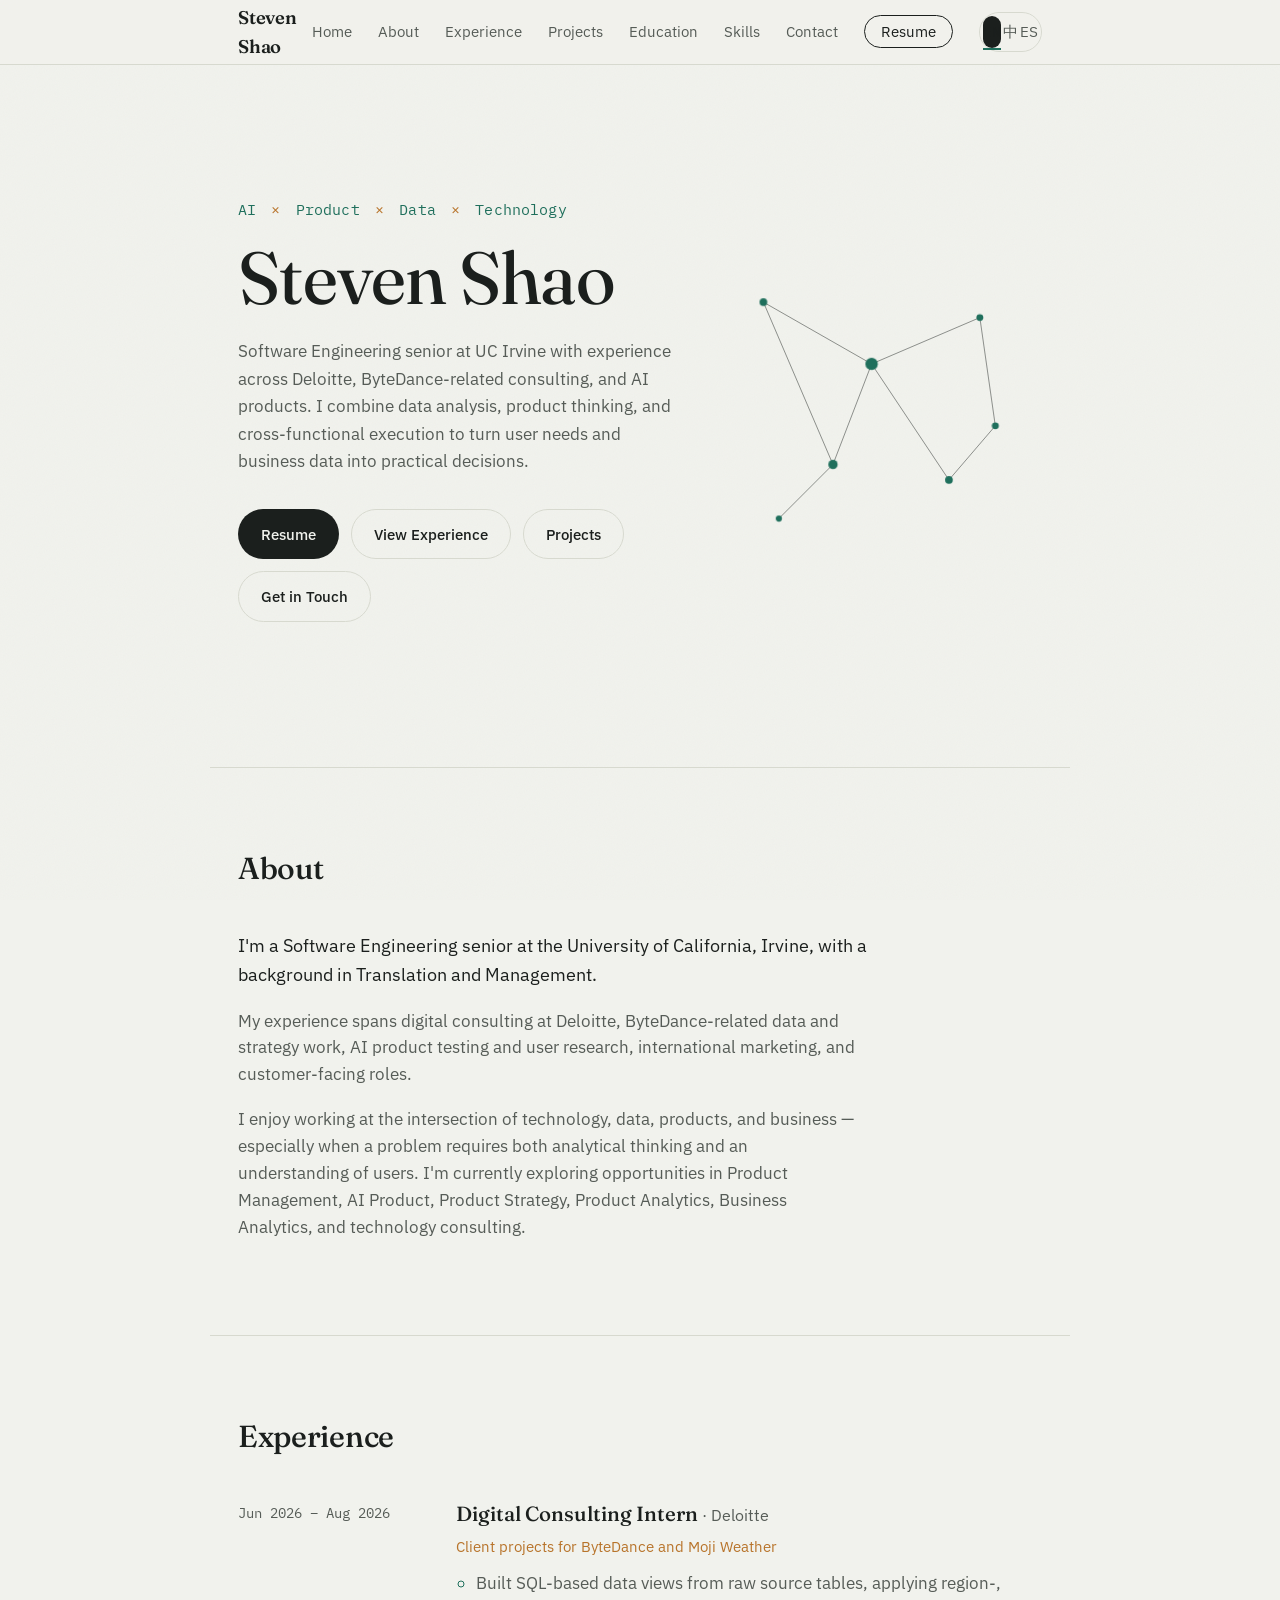
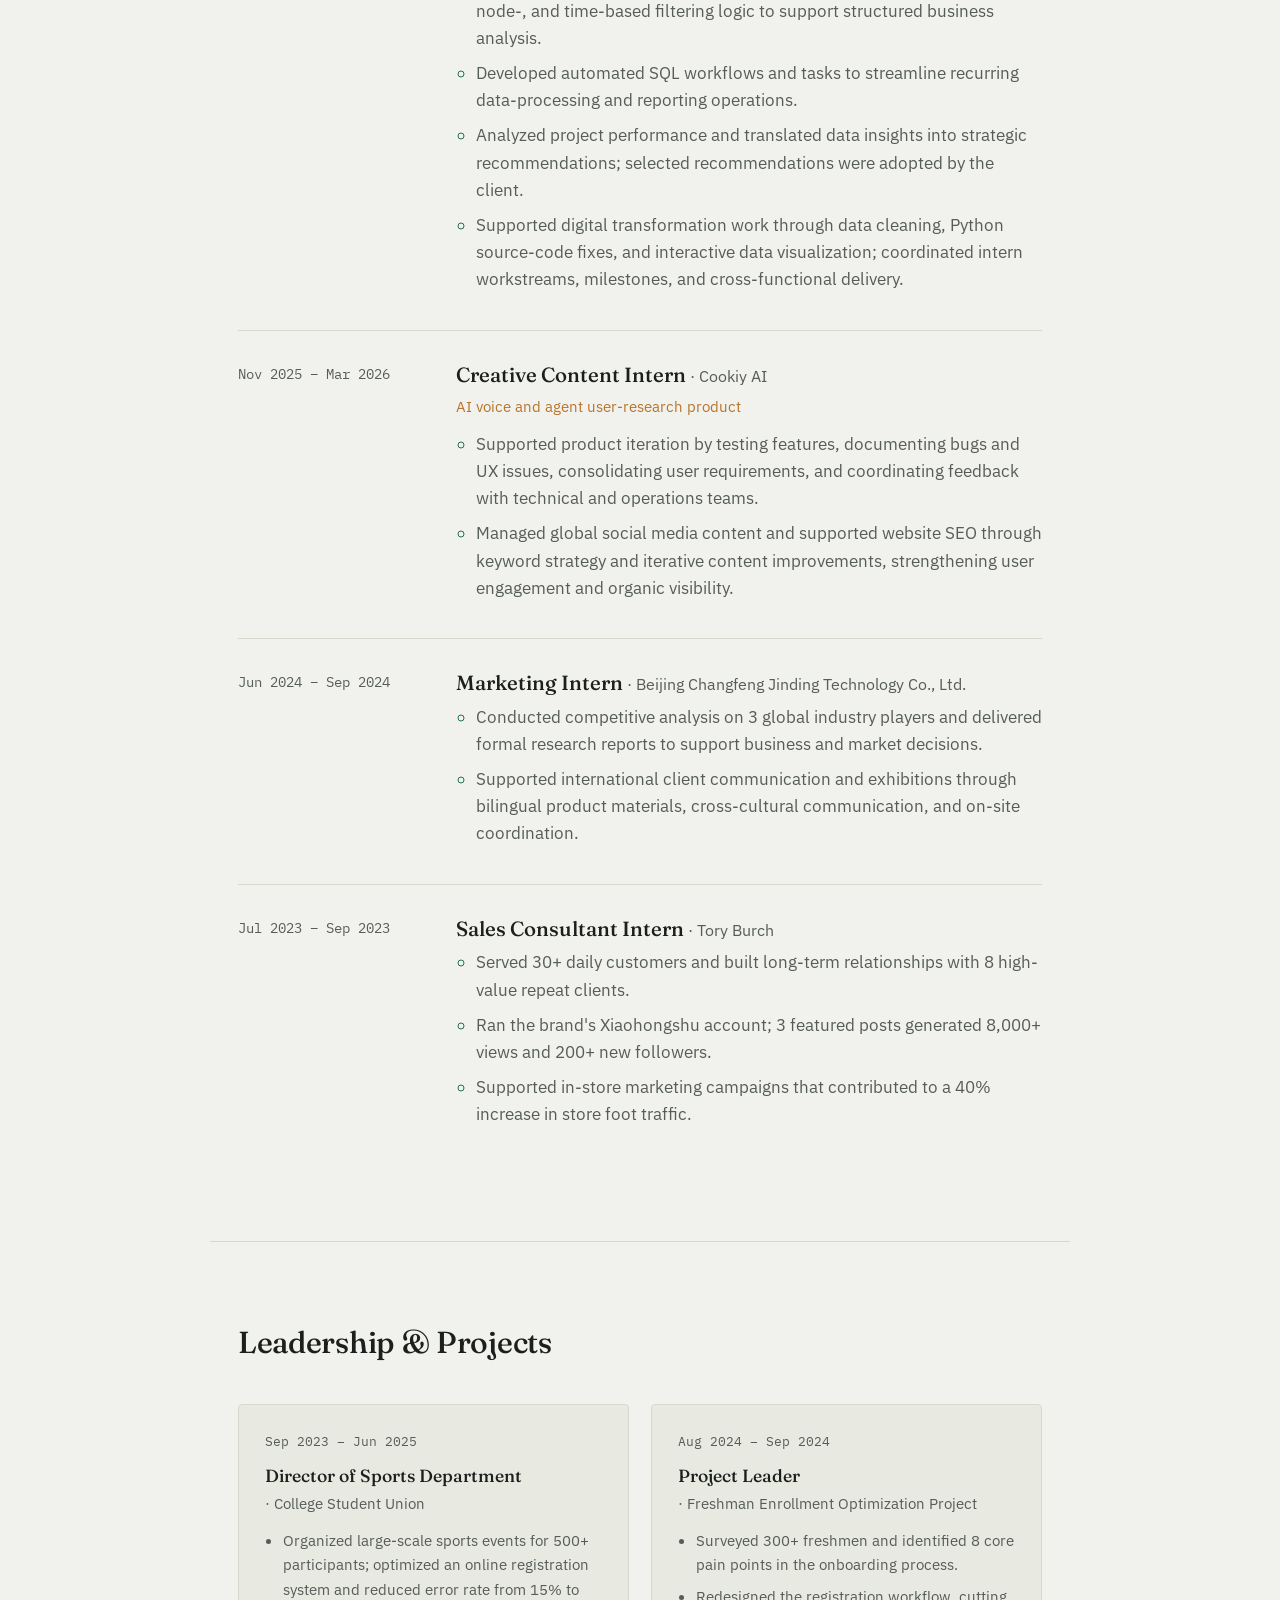
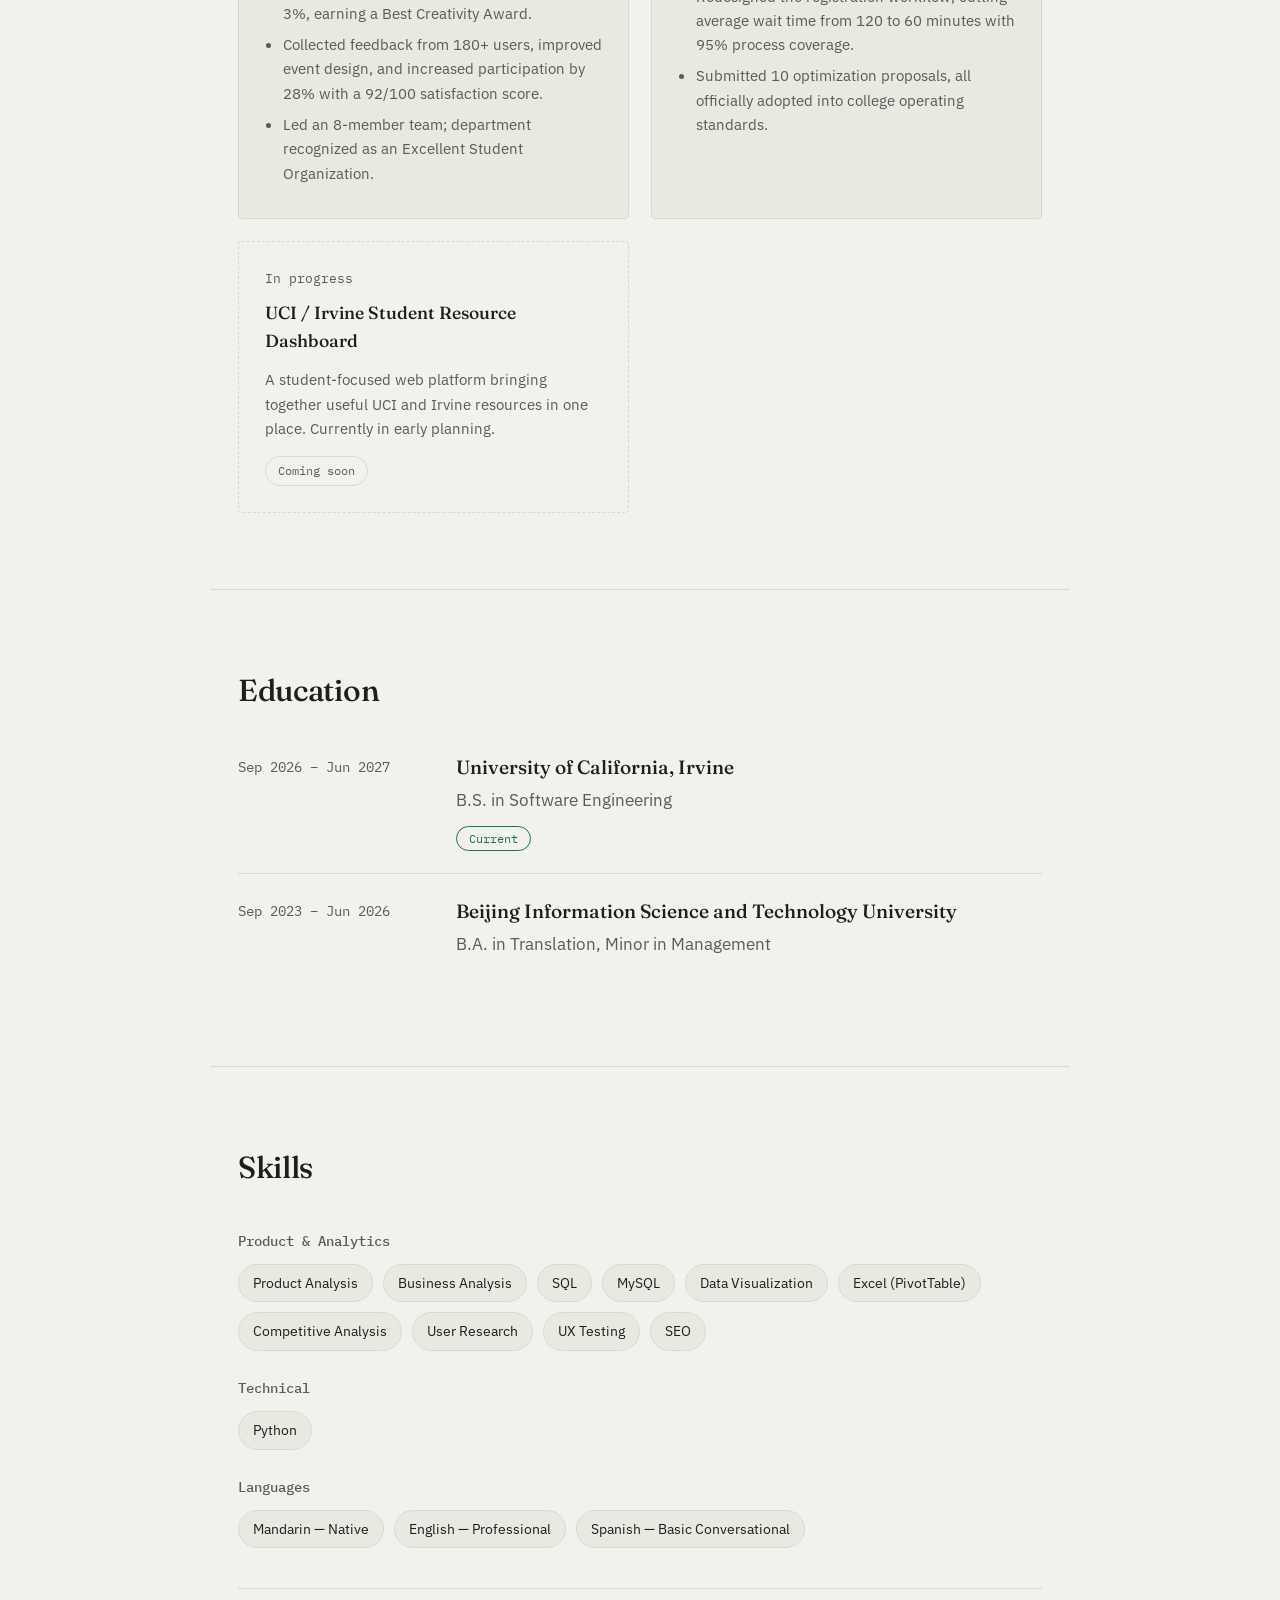
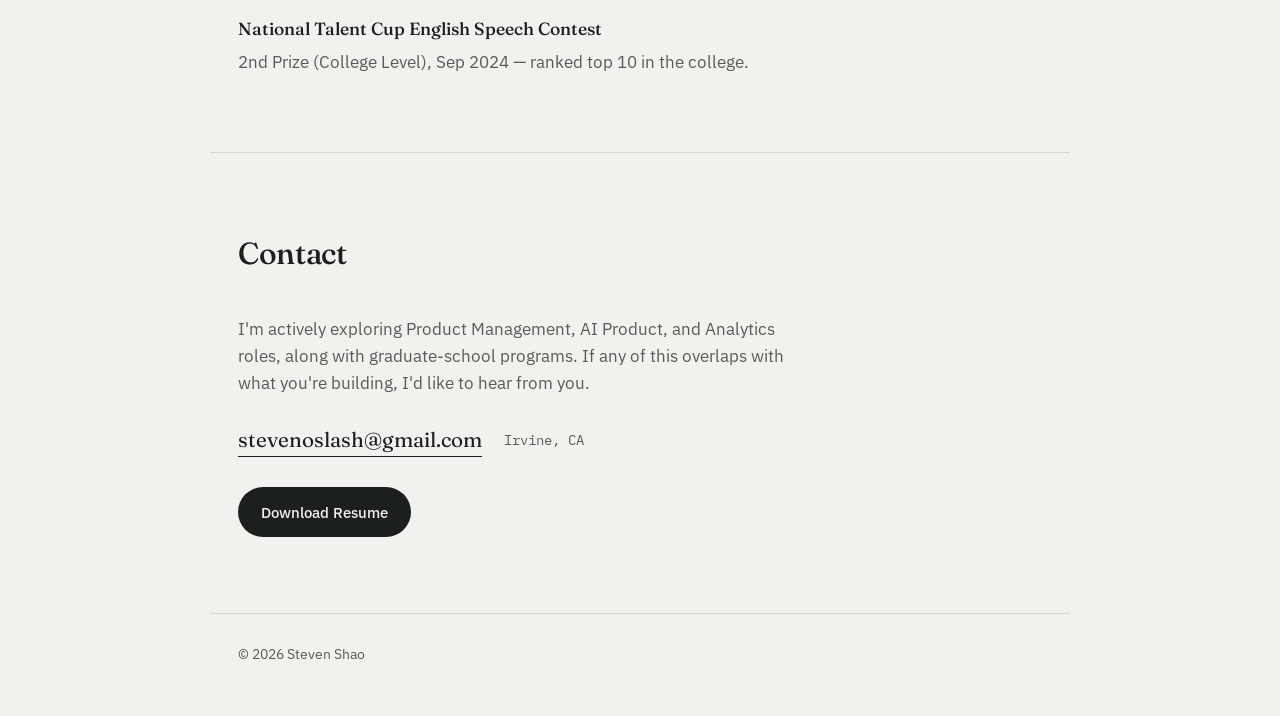
<file: index.html>
<!DOCTYPE html>
<html lang="en">
<head>
<meta charset="UTF-8">
<meta name="viewport" content="width=device-width, initial-scale=1.0">
<title>Steven Shao — AI × Product × Data × Technology</title>
<meta name="description" content="Steven Shao — Software Engineering senior at UC Irvine. Product, data, and AI, grounded in engineering.">
<link rel="preconnect" href="https://fonts.googleapis.com">
<link rel="preconnect" href="https://fonts.gstatic.com" crossorigin>
<link href="https://fonts.googleapis.com/css2?family=Fraunces:ital,opsz,wght@0,9..144,300;0,9..144,450;0,9..144,600;1,9..144,450&family=IBM+Plex+Sans:wght@400;500;600&family=IBM+Plex+Mono:wght@400;500&display=swap" rel="stylesheet">
<link rel="stylesheet" href="style.css">
</head>
<body>

<div class="grain" aria-hidden="true"></div>

<header class="site-header" id="top">
  <nav class="nav container">
    <a href="#top" class="nav__mark">Steven Shao</a>
    <button class="nav__toggle" id="navToggle" aria-label="Toggle navigation" aria-expanded="false">
      <span></span><span></span><span></span>
    </button>
    <ul class="nav__links" id="navLinks">
      <li><a href="#top" data-nav="top">Home</a></li>
      <li><a href="#about" data-nav="about">About</a></li>
      <li><a href="#experience" data-nav="experience">Experience</a></li>
      <li><a href="#projects" data-nav="projects">Projects</a></li>
      <li><a href="#education" data-nav="education">Education</a></li>
      <li><a href="#skills" data-nav="skills">Skills</a></li>
      <li><a href="#contact" data-nav="contact">Contact</a></li>
      <li><a href="Steven_Shao_Resume.pdf" class="nav__resume" target="_blank" rel="noopener">Resume</a></li>
      <li class="lang-switch">
        <a href="index.html" class="lang-switch__item is-active">EN</a>
        <a href="zh.html" class="lang-switch__item">中</a>
        <a href="es.html" class="lang-switch__item">ES</a>
      </li>
    </ul>
  </nav>
</header>

<main>

  <!-- HERO -->
  <section class="hero container" id="hero">
    <div class="hero__text">
      <p class="hero__kicker">AI <span>×</span> Product <span>×</span> Data <span>×</span> Technology</p>
      <h1 class="hero__name">Steven Shao</h1>
      <p class="hero__lede">
        Software Engineering senior at UC Irvine with experience across Deloitte, ByteDance-related
        consulting, and AI products. I combine data analysis, product thinking, and cross-functional
        execution to turn user needs and business data into practical decisions.
      </p>
      <div class="hero__actions">
        <a href="Steven_Shao_Resume.pdf" class="btn btn--primary" target="_blank" rel="noopener">Resume</a>
        <a href="#experience" class="btn btn--ghost">View Experience</a>
        <a href="#projects" class="btn btn--ghost">Projects</a>
        <a href="#contact" class="btn btn--ghost">Get in Touch</a>
      </div>
    </div>
    <div class="hero__mark" aria-hidden="true">
      <svg id="heroSvg" viewBox="0 0 420 420" fill="none" xmlns="http://www.w3.org/2000/svg">
        <g id="heroLines" stroke="var(--ink)" stroke-width="1.1" opacity="0.55">
          <line x1="60" y1="70" x2="200" y2="150"/>
          <line x1="200" y1="150" x2="340" y2="90"/>
          <line x1="200" y1="150" x2="150" y2="280"/>
          <line x1="200" y1="150" x2="300" y2="300"/>
          <line x1="150" y1="280" x2="80" y2="350"/>
          <line x1="300" y1="300" x2="360" y2="230"/>
          <line x1="60" y1="70" x2="150" y2="280"/>
          <line x1="340" y1="90" x2="360" y2="230"/>
        </g>
        <g id="heroNodes" fill="var(--accent)">
          <circle cx="60" cy="70" r="5"/>
          <circle cx="200" cy="150" r="8"/>
          <circle cx="340" cy="90" r="4.5"/>
          <circle cx="150" cy="280" r="6"/>
          <circle cx="300" cy="300" r="5"/>
          <circle cx="80" cy="350" r="4"/>
          <circle cx="360" cy="230" r="4.5"/>
        </g>
      </svg>
    </div>
  </section>

  <!-- ABOUT -->
  <section class="section container" id="about">
    <div class="section__head">
      <h2>About</h2>
    </div>
    <div class="about__body">
      <p>
        I'm a Software Engineering senior at the University of California, Irvine, with a background
        in Translation and Management.
      </p>
      <p>
        My experience spans digital consulting at Deloitte, ByteDance-related data and strategy work,
        AI product testing and user research, international marketing, and customer-facing roles.
      </p>
      <p>
        I enjoy working at the intersection of technology, data, products, and business — especially
        when a problem requires both analytical thinking and an understanding of users. I'm currently
        exploring opportunities in Product Management, AI Product, Product Strategy, Product Analytics,
        Business Analytics, and technology consulting.
      </p>
    </div>
  </section>

  <!-- EXPERIENCE -->
  <section class="section container" id="experience">
    <div class="section__head">
      <h2>Experience</h2>
    </div>

    <ol class="timeline">
      <li class="timeline__item">
        <div class="timeline__when">Jun 2026 – Aug 2026</div>
        <div class="timeline__body">
          <h3>Digital Consulting Intern <span>· Deloitte</span></h3>
          <p class="timeline__sub">Client projects for ByteDance and Moji Weather</p>
          <ul>
            <li>Built SQL-based data views from raw source tables, applying region-, node-, and time-based filtering logic to support structured business analysis.</li>
            <li>Developed automated SQL workflows and tasks to streamline recurring data-processing and reporting operations.</li>
            <li>Analyzed project performance and translated data insights into strategic recommendations; selected recommendations were adopted by the client.</li>
            <li>Supported digital transformation work through data cleaning, Python source-code fixes, and interactive data visualization; coordinated intern workstreams, milestones, and cross-functional delivery.</li>
          </ul>
        </div>
      </li>

      <li class="timeline__item">
        <div class="timeline__when">Nov 2025 – Mar 2026</div>
        <div class="timeline__body">
          <h3>Creative Content Intern <span>· Cookiy AI</span></h3>
          <p class="timeline__sub">AI voice and agent user-research product</p>
          <ul>
            <li>Supported product iteration by testing features, documenting bugs and UX issues, consolidating user requirements, and coordinating feedback with technical and operations teams.</li>
            <li>Managed global social media content and supported website SEO through keyword strategy and iterative content improvements, strengthening user engagement and organic visibility.</li>
          </ul>
        </div>
      </li>

      <li class="timeline__item">
        <div class="timeline__when">Jun 2024 – Sep 2024</div>
        <div class="timeline__body">
          <h3>Marketing Intern <span>· Beijing Changfeng Jinding Technology Co., Ltd.</span></h3>
          <ul>
            <li>Conducted competitive analysis on 3 global industry players and delivered formal research reports to support business and market decisions.</li>
            <li>Supported international client communication and exhibitions through bilingual product materials, cross-cultural communication, and on-site coordination.</li>
          </ul>
        </div>
      </li>

      <li class="timeline__item">
        <div class="timeline__when">Jul 2023 – Sep 2023</div>
        <div class="timeline__body">
          <h3>Sales Consultant Intern <span>· Tory Burch</span></h3>
          <ul>
            <li>Served 30+ daily customers and built long-term relationships with 8 high-value repeat clients.</li>
            <li>Ran the brand's Xiaohongshu account; 3 featured posts generated 8,000+ views and 200+ new followers.</li>
            <li>Supported in-store marketing campaigns that contributed to a 40% increase in store foot traffic.</li>
          </ul>
        </div>
      </li>
    </ol>
  </section>

  <!-- LEADERSHIP & PROJECTS -->
  <section class="section container" id="projects">
    <div class="section__head">
      <h2>Leadership &amp; Projects</h2>
    </div>

    <div class="cards">
      <article class="card">
        <div class="card__when">Sep 2023 – Jun 2025</div>
        <h3>Director of Sports Department <span>· College Student Union</span></h3>
        <ul>
          <li>Organized large-scale sports events for 500+ participants; optimized an online registration system and reduced error rate from 15% to 3%, earning a Best Creativity Award.</li>
          <li>Collected feedback from 180+ users, improved event design, and increased participation by 28% with a 92/100 satisfaction score.</li>
          <li>Led an 8-member team; department recognized as an Excellent Student Organization.</li>
        </ul>
      </article>

      <article class="card">
        <div class="card__when">Aug 2024 – Sep 2024</div>
        <h3>Project Leader <span>· Freshman Enrollment Optimization Project</span></h3>
        <ul>
          <li>Surveyed 300+ freshmen and identified 8 core pain points in the onboarding process.</li>
          <li>Redesigned the registration workflow, cutting average wait time from 120 to 60 minutes with 95% process coverage.</li>
          <li>Submitted 10 optimization proposals, all officially adopted into college operating standards.</li>
        </ul>
      </article>

      <article class="card card--soon">
        <div class="card__when">In progress</div>
        <h3>UCI / Irvine Student Resource Dashboard</h3>
        <p>
          A student-focused web platform bringing together useful UCI and Irvine resources in one place.
          Currently in early planning.
        </p>
        <span class="tag">Coming soon</span>
      </article>
    </div>
  </section>

  <!-- EDUCATION -->
  <section class="section container" id="education">
    <div class="section__head">
      <h2>Education</h2>
    </div>

    <div class="edu">
      <div class="edu__item">
        <div class="edu__when">Sep 2026 – Jun 2027</div>
        <div class="edu__body">
          <h3>University of California, Irvine</h3>
          <p>B.S. in Software Engineering</p>
          <span class="tag tag--current">Current</span>
        </div>
      </div>
      <div class="edu__item">
        <div class="edu__when">Sep 2023 – Jun 2026</div>
        <div class="edu__body">
          <h3>Beijing Information Science and Technology University</h3>
          <p>B.A. in Translation, Minor in Management</p>
        </div>
      </div>
    </div>
  </section>

  <!-- SKILLS -->
  <section class="section container" id="skills">
    <div class="section__head">
      <h2>Skills</h2>
    </div>

    <div class="skills">
      <div class="skills__group">
        <h3>Product &amp; Analytics</h3>
        <ul class="pillrow">
          <li>Product Analysis</li>
          <li>Business Analysis</li>
          <li>SQL</li>
          <li>MySQL</li>
          <li>Data Visualization</li>
          <li>Excel (PivotTable)</li>
          <li>Competitive Analysis</li>
          <li>User Research</li>
          <li>UX Testing</li>
          <li>SEO</li>
        </ul>
      </div>
      <div class="skills__group">
        <h3>Technical</h3>
        <ul class="pillrow">
          <li>Python</li>
        </ul>
      </div>
      <div class="skills__group">
        <h3>Languages</h3>
        <ul class="pillrow">
          <li>Mandarin — Native</li>
          <li>English — Professional</li>
          <li>Spanish — Basic Conversational</li>
        </ul>
      </div>
    </div>

    <div class="award">
      <h3>National Talent Cup English Speech Contest</h3>
      <p>2nd Prize (College Level), Sep 2024 — ranked top 10 in the college.</p>
    </div>
  </section>

  <!-- CONTACT -->
  <section class="section container" id="contact">
    <div class="section__head">
      <h2>Contact</h2>
    </div>
    <div class="contact">
      <p class="contact__lede">
        I'm actively exploring Product Management, AI Product, and Analytics roles, along with
        graduate-school programs. If any of this overlaps with what you're building, I'd like to hear
        from you.
      </p>
      <div class="contact__details">
        <a href="mailto:stevenoslash@gmail.com" class="contact__link">stevenoslash@gmail.com</a>
        <span class="contact__loc">Irvine, CA</span>
      </div>
      <a href="Steven_Shao_Resume.pdf" class="btn btn--primary" target="_blank" rel="noopener">Download Resume</a>
    </div>
  </section>

</main>

<footer class="site-footer container">
  <span>© 2026 Steven Shao</span>
</footer>

<script src="script.js"></script>
</body>
</html>
</file>
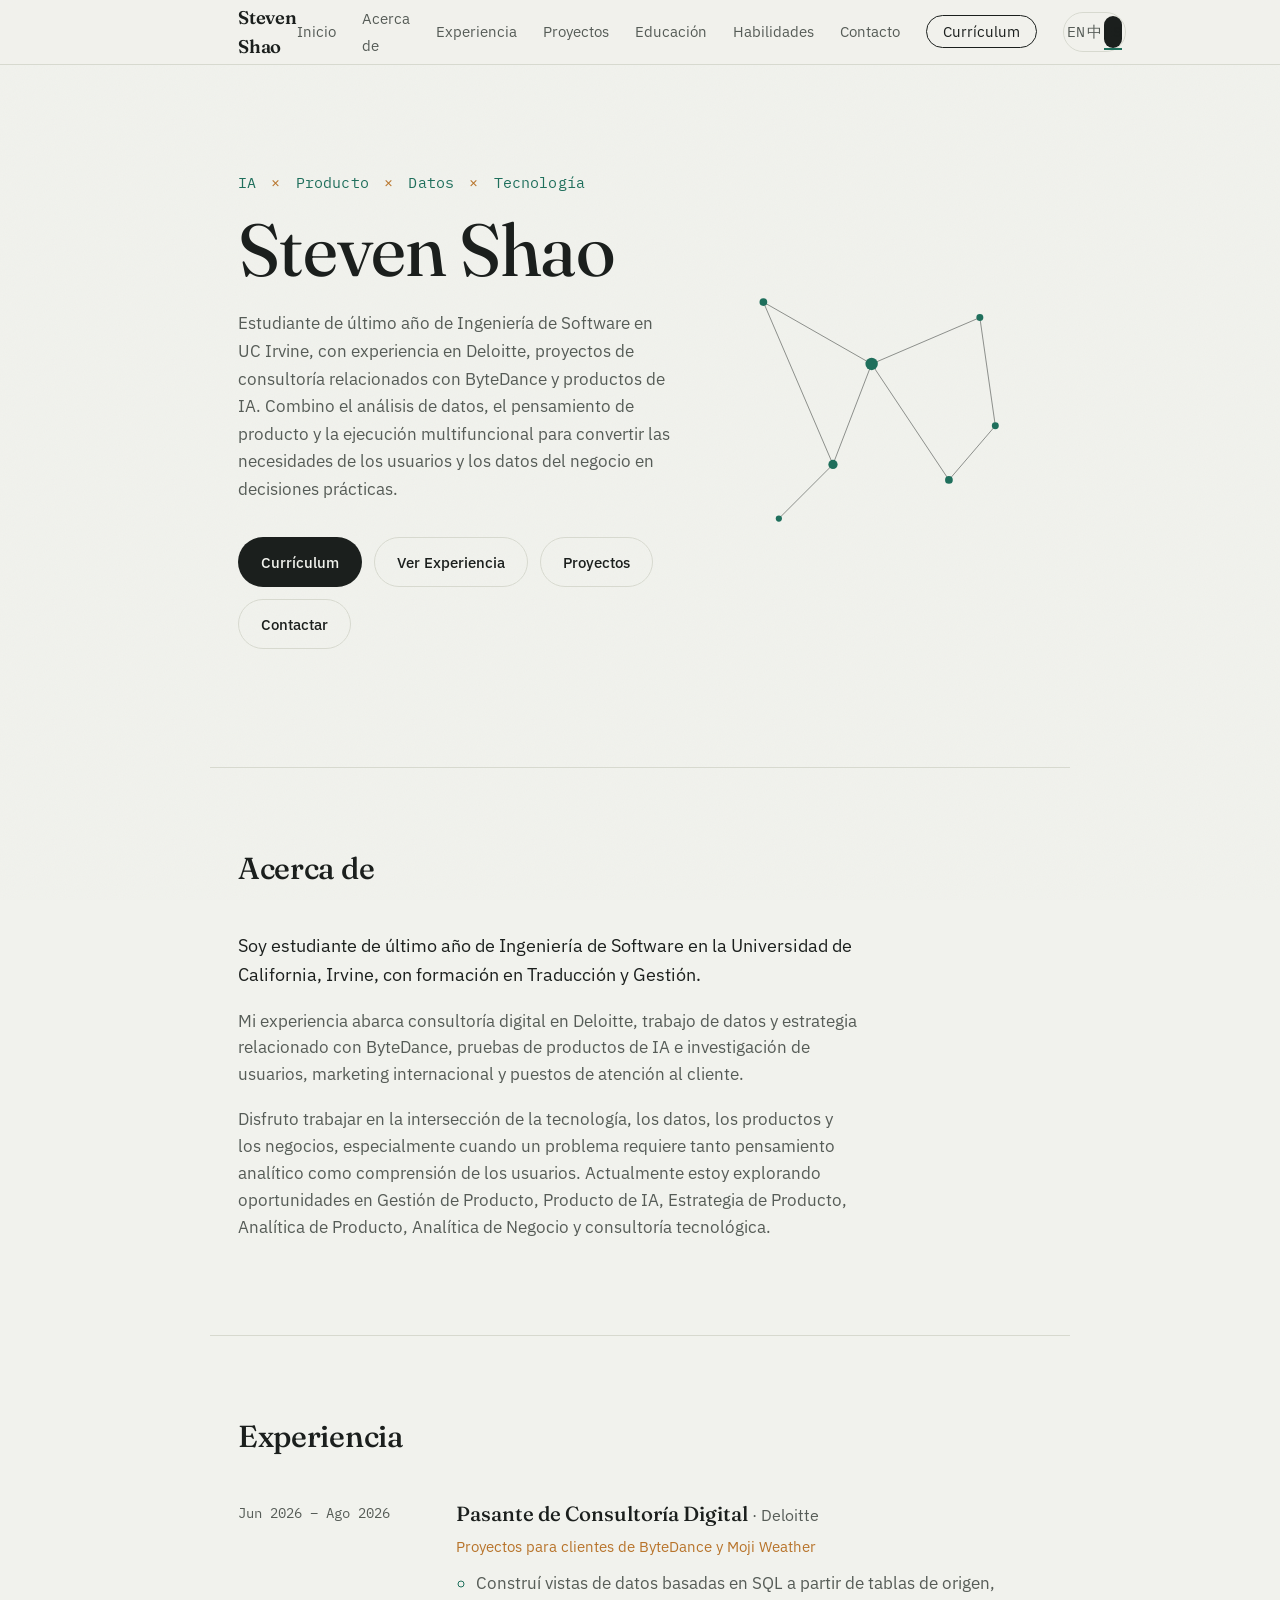
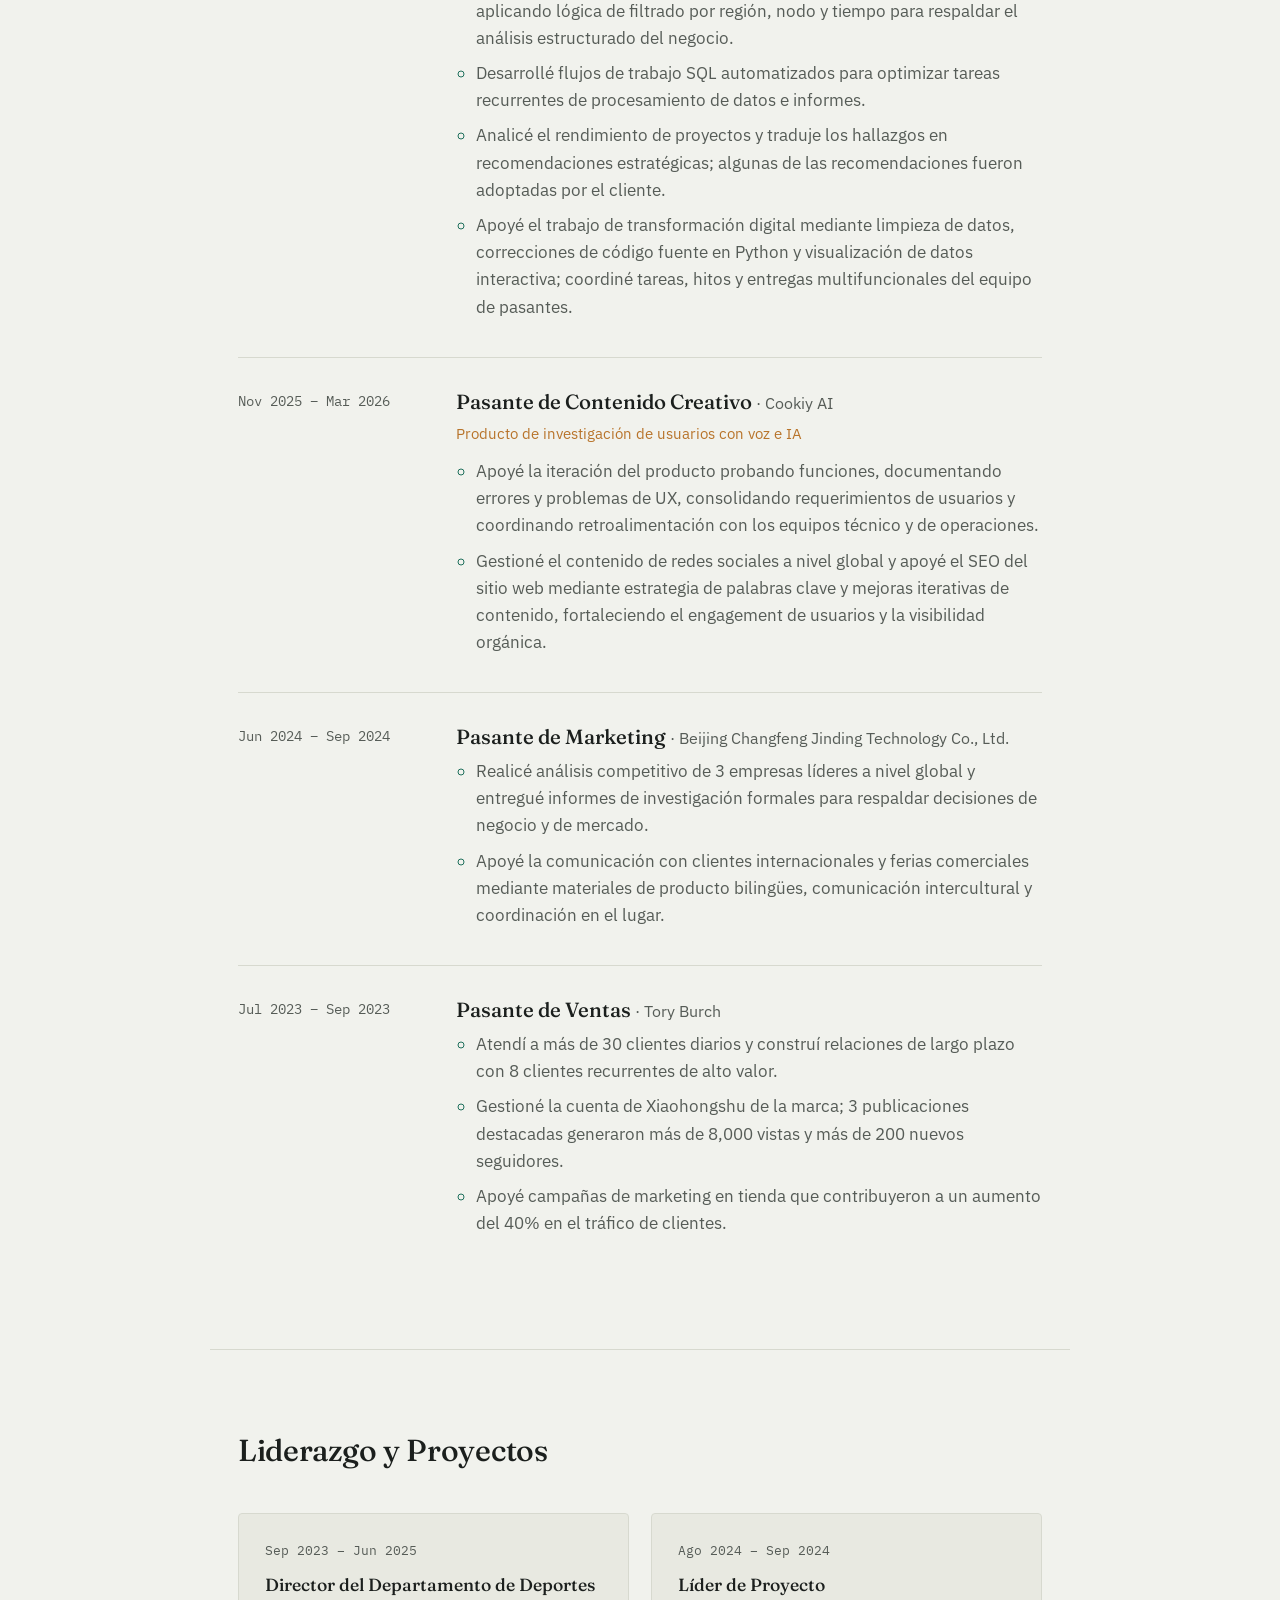
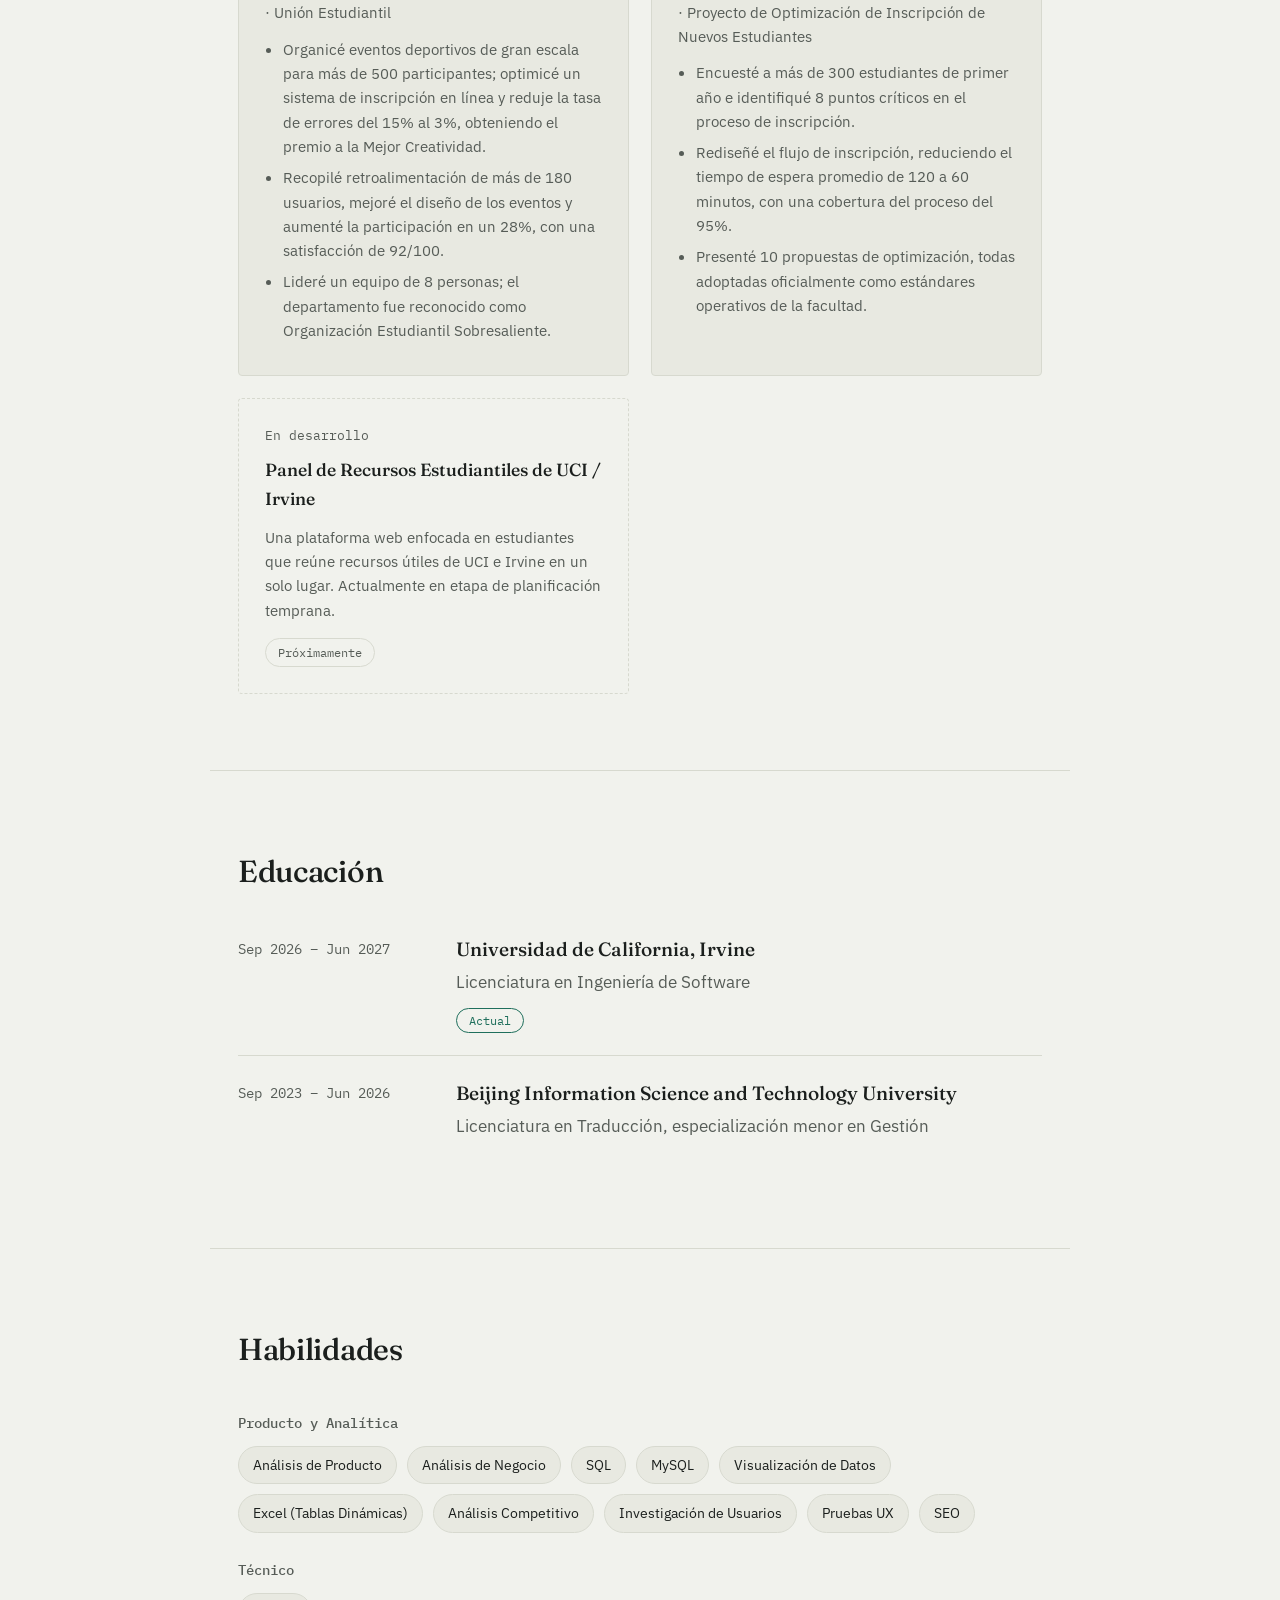
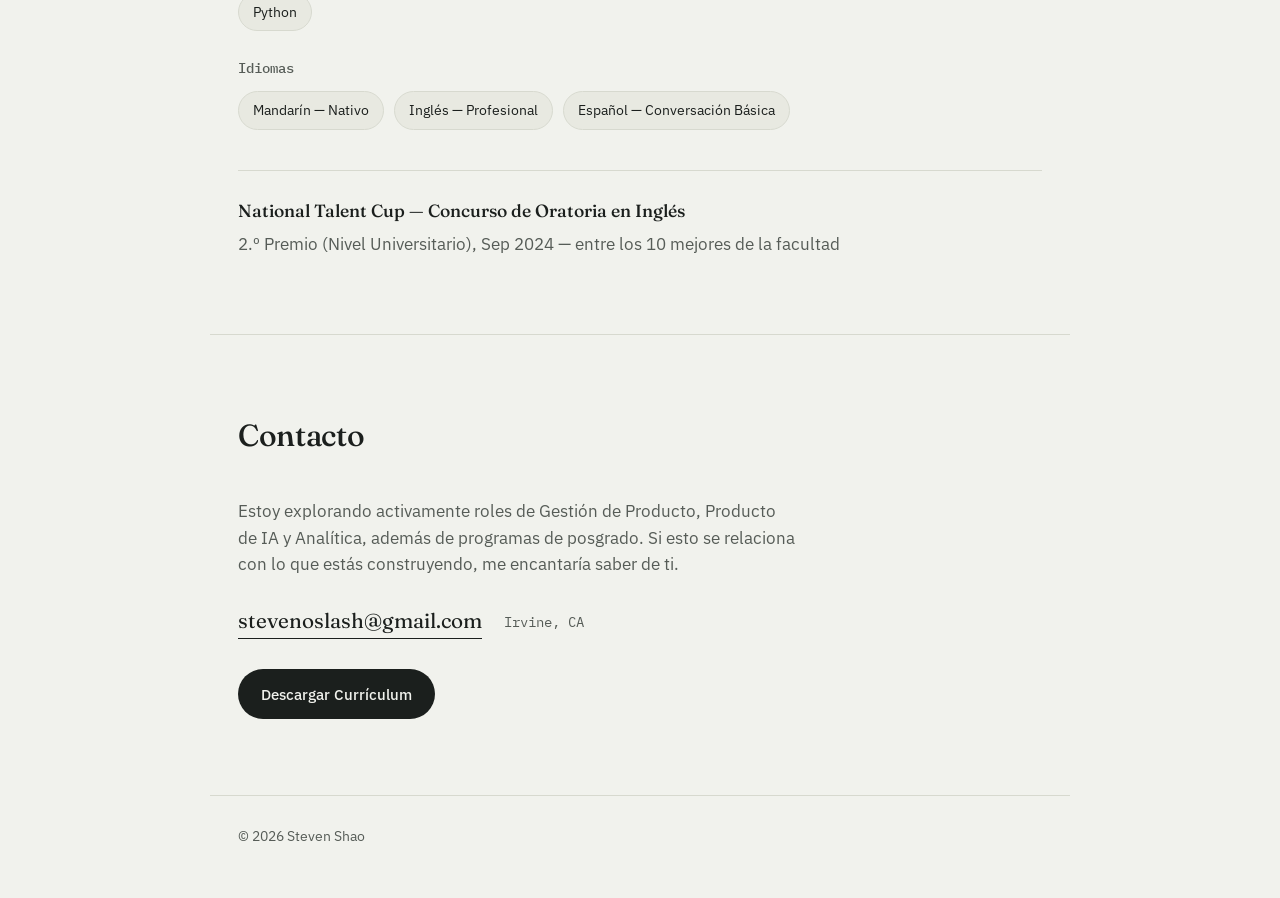
<file: es.html>
<!DOCTYPE html>
<html lang="es">
<head>
<meta charset="UTF-8">
<meta name="viewport" content="width=device-width, initial-scale=1.0">
<title>Steven Shao — IA × Producto × Datos × Tecnología</title>
<meta name="description" content="Steven Shao — Estudiante de último año de Ingeniería de Software en UC Irvine. Producto, datos e IA, con base en ingeniería.">
<link rel="preconnect" href="https://fonts.googleapis.com">
<link rel="preconnect" href="https://fonts.gstatic.com" crossorigin>
<link href="https://fonts.googleapis.com/css2?family=Fraunces:ital,opsz,wght@0,9..144,300;0,9..144,450;0,9..144,600;1,9..144,450&family=IBM+Plex+Sans:wght@400;500;600&family=IBM+Plex+Mono:wght@400;500&display=swap" rel="stylesheet">
<link rel="stylesheet" href="style.css">
</head>
<body>

<div class="grain" aria-hidden="true"></div>

<header class="site-header" id="top">
  <nav class="nav container">
    <a href="#top" class="nav__mark">Steven Shao</a>
    <button class="nav__toggle" id="navToggle" aria-label="Alternar navegación" aria-expanded="false">
      <span></span><span></span><span></span>
    </button>
    <ul class="nav__links" id="navLinks">
      <li><a href="#top" data-nav="top">Inicio</a></li>
      <li><a href="#about" data-nav="about">Acerca de</a></li>
      <li><a href="#experience" data-nav="experience">Experiencia</a></li>
      <li><a href="#projects" data-nav="projects">Proyectos</a></li>
      <li><a href="#education" data-nav="education">Educación</a></li>
      <li><a href="#skills" data-nav="skills">Habilidades</a></li>
      <li><a href="#contact" data-nav="contact">Contacto</a></li>
      <li><a href="Steven_Shao_Resume.pdf" class="nav__resume" target="_blank" rel="noopener">Currículum</a></li>
      <li class="lang-switch">
        <a href="index.html" class="lang-switch__item">EN</a>
        <a href="zh.html" class="lang-switch__item">中</a>
        <a href="es.html" class="lang-switch__item is-active">ES</a>
      </li>
    </ul>
  </nav>
</header>

<main>

  <!-- HERO -->
  <section class="hero container" id="hero">
    <div class="hero__text">
      <p class="hero__kicker">IA <span>×</span> Producto <span>×</span> Datos <span>×</span> Tecnología</p>
      <h1 class="hero__name">Steven Shao</h1>
      <p class="hero__lede">
        Estudiante de último año de Ingeniería de Software en UC Irvine, con experiencia en Deloitte,
        proyectos de consultoría relacionados con ByteDance y productos de IA. Combino el análisis de
        datos, el pensamiento de producto y la ejecución multifuncional para convertir las necesidades
        de los usuarios y los datos del negocio en decisiones prácticas.
      </p>
      <div class="hero__actions">
        <a href="Steven_Shao_Resume.pdf" class="btn btn--primary" target="_blank" rel="noopener">Currículum</a>
        <a href="#experience" class="btn btn--ghost">Ver Experiencia</a>
        <a href="#projects" class="btn btn--ghost">Proyectos</a>
        <a href="#contact" class="btn btn--ghost">Contactar</a>
      </div>
    </div>
    <div class="hero__mark" aria-hidden="true">
      <svg viewBox="0 0 420 420" fill="none" xmlns="http://www.w3.org/2000/svg">
        <g stroke="var(--ink)" stroke-width="1.1" opacity="0.55">
          <line x1="60" y1="70" x2="200" y2="150"/>
          <line x1="200" y1="150" x2="340" y2="90"/>
          <line x1="200" y1="150" x2="150" y2="280"/>
          <line x1="200" y1="150" x2="300" y2="300"/>
          <line x1="150" y1="280" x2="80" y2="350"/>
          <line x1="300" y1="300" x2="360" y2="230"/>
          <line x1="60" y1="70" x2="150" y2="280"/>
          <line x1="340" y1="90" x2="360" y2="230"/>
        </g>
        <g fill="var(--accent)">
          <circle cx="60" cy="70" r="5"/>
          <circle cx="200" cy="150" r="8"/>
          <circle cx="340" cy="90" r="4.5"/>
          <circle cx="150" cy="280" r="6"/>
          <circle cx="300" cy="300" r="5"/>
          <circle cx="80" cy="350" r="4"/>
          <circle cx="360" cy="230" r="4.5"/>
        </g>
      </svg>
    </div>
  </section>

  <!-- ABOUT -->
  <section class="section container" id="about">
    <div class="section__head"><h2>Acerca de</h2></div>
    <div class="about__body">
      <p>Soy estudiante de último año de Ingeniería de Software en la Universidad de California, Irvine, con formación en Traducción y Gestión.</p>
      <p>Mi experiencia abarca consultoría digital en Deloitte, trabajo de datos y estrategia relacionado con ByteDance, pruebas de productos de IA e investigación de usuarios, marketing internacional y puestos de atención al cliente.</p>
      <p>Disfruto trabajar en la intersección de la tecnología, los datos, los productos y los negocios, especialmente cuando un problema requiere tanto pensamiento analítico como comprensión de los usuarios. Actualmente estoy explorando oportunidades en Gestión de Producto, Producto de IA, Estrategia de Producto, Analítica de Producto, Analítica de Negocio y consultoría tecnológica.</p>
    </div>
  </section>

  <!-- EXPERIENCE -->
  <section class="section container" id="experience">
    <div class="section__head"><h2>Experiencia</h2></div>
    <ol class="timeline">
      <li class="timeline__item">
        <div class="timeline__when">Jun 2026 – Ago 2026</div>
        <div class="timeline__body">
          <h3>Pasante de Consultoría Digital <span>· Deloitte</span></h3>
          <p class="timeline__sub">Proyectos para clientes de ByteDance y Moji Weather</p>
          <ul>
            <li>Construí vistas de datos basadas en SQL a partir de tablas de origen, aplicando lógica de filtrado por región, nodo y tiempo para respaldar el análisis estructurado del negocio.</li>
            <li>Desarrollé flujos de trabajo SQL automatizados para optimizar tareas recurrentes de procesamiento de datos e informes.</li>
            <li>Analicé el rendimiento de proyectos y traduje los hallazgos en recomendaciones estratégicas; algunas de las recomendaciones fueron adoptadas por el cliente.</li>
            <li>Apoyé el trabajo de transformación digital mediante limpieza de datos, correcciones de código fuente en Python y visualización de datos interactiva; coordiné tareas, hitos y entregas multifuncionales del equipo de pasantes.</li>
          </ul>
        </div>
      </li>
      <li class="timeline__item">
        <div class="timeline__when">Nov 2025 – Mar 2026</div>
        <div class="timeline__body">
          <h3>Pasante de Contenido Creativo <span>· Cookiy AI</span></h3>
          <p class="timeline__sub">Producto de investigación de usuarios con voz e IA</p>
          <ul>
            <li>Apoyé la iteración del producto probando funciones, documentando errores y problemas de UX, consolidando requerimientos de usuarios y coordinando retroalimentación con los equipos técnico y de operaciones.</li>
            <li>Gestioné el contenido de redes sociales a nivel global y apoyé el SEO del sitio web mediante estrategia de palabras clave y mejoras iterativas de contenido, fortaleciendo el engagement de usuarios y la visibilidad orgánica.</li>
          </ul>
        </div>
      </li>
      <li class="timeline__item">
        <div class="timeline__when">Jun 2024 – Sep 2024</div>
        <div class="timeline__body">
          <h3>Pasante de Marketing <span>· Beijing Changfeng Jinding Technology Co., Ltd.</span></h3>
          <ul>
            <li>Realicé análisis competitivo de 3 empresas líderes a nivel global y entregué informes de investigación formales para respaldar decisiones de negocio y de mercado.</li>
            <li>Apoyé la comunicación con clientes internacionales y ferias comerciales mediante materiales de producto bilingües, comunicación intercultural y coordinación en el lugar.</li>
          </ul>
        </div>
      </li>
      <li class="timeline__item">
        <div class="timeline__when">Jul 2023 – Sep 2023</div>
        <div class="timeline__body">
          <h3>Pasante de Ventas <span>· Tory Burch</span></h3>
          <ul>
            <li>Atendí a más de 30 clientes diarios y construí relaciones de largo plazo con 8 clientes recurrentes de alto valor.</li>
            <li>Gestioné la cuenta de Xiaohongshu de la marca; 3 publicaciones destacadas generaron más de 8,000 vistas y más de 200 nuevos seguidores.</li>
            <li>Apoyé campañas de marketing en tienda que contribuyeron a un aumento del 40% en el tráfico de clientes.</li>
          </ul>
        </div>
      </li>
    </ol>
  </section>

  <!-- PROJECTS -->
  <section class="section container" id="projects">
    <div class="section__head"><h2>Liderazgo y Proyectos</h2></div>
    <div class="cards">
      <article class="card">
        <div class="card__when">Sep 2023 – Jun 2025</div>
        <h3>Director del Departamento de Deportes <span>· Unión Estudiantil</span></h3>
        <ul>
          <li>Organicé eventos deportivos de gran escala para más de 500 participantes; optimicé un sistema de inscripción en línea y reduje la tasa de errores del 15% al 3%, obteniendo el premio a la Mejor Creatividad.</li>
          <li>Recopilé retroalimentación de más de 180 usuarios, mejoré el diseño de los eventos y aumenté la participación en un 28%, con una satisfacción de 92/100.</li>
          <li>Lideré un equipo de 8 personas; el departamento fue reconocido como Organización Estudiantil Sobresaliente.</li>
        </ul>
      </article>
      <article class="card">
        <div class="card__when">Ago 2024 – Sep 2024</div>
        <h3>Líder de Proyecto <span>· Proyecto de Optimización de Inscripción de Nuevos Estudiantes</span></h3>
        <ul>
          <li>Encuesté a más de 300 estudiantes de primer año e identifiqué 8 puntos críticos en el proceso de inscripción.</li>
          <li>Rediseñé el flujo de inscripción, reduciendo el tiempo de espera promedio de 120 a 60 minutos, con una cobertura del proceso del 95%.</li>
          <li>Presenté 10 propuestas de optimización, todas adoptadas oficialmente como estándares operativos de la facultad.</li>
        </ul>
      </article>
      <article class="card card--soon">
        <div class="card__when">En desarrollo</div>
        <h3>Panel de Recursos Estudiantiles de UCI / Irvine</h3>
        <p>Una plataforma web enfocada en estudiantes que reúne recursos útiles de UCI e Irvine en un solo lugar. Actualmente en etapa de planificación temprana.</p>
        <span class="tag">Próximamente</span>
      </article>
    </div>
  </section>

  <!-- EDUCATION -->
  <section class="section container" id="education">
    <div class="section__head"><h2>Educación</h2></div>
    <div class="edu">
      <div class="edu__item">
        <div class="edu__when">Sep 2026 – Jun 2027</div>
        <div class="edu__body">
          <h3>Universidad de California, Irvine</h3>
          <p>Licenciatura en Ingeniería de Software</p>
          <span class="tag tag--current">Actual</span>
        </div>
      </div>
      <div class="edu__item">
        <div class="edu__when">Sep 2023 – Jun 2026</div>
        <div class="edu__body">
          <h3>Beijing Information Science and Technology University</h3>
          <p>Licenciatura en Traducción, especialización menor en Gestión</p>
        </div>
      </div>
    </div>
  </section>

  <!-- SKILLS -->
  <section class="section container" id="skills">
    <div class="section__head"><h2>Habilidades</h2></div>
    <div class="skills">
      <div class="skills__group">
        <h3>Producto y Analítica</h3>
        <ul class="pillrow">
          <li>Análisis de Producto</li><li>Análisis de Negocio</li><li>SQL</li><li>MySQL</li>
          <li>Visualización de Datos</li><li>Excel (Tablas Dinámicas)</li><li>Análisis Competitivo</li>
          <li>Investigación de Usuarios</li><li>Pruebas UX</li><li>SEO</li>
        </ul>
      </div>
      <div class="skills__group">
        <h3>Técnico</h3>
        <ul class="pillrow"><li>Python</li></ul>
      </div>
      <div class="skills__group">
        <h3>Idiomas</h3>
        <ul class="pillrow">
          <li>Mandarín — Nativo</li>
          <li>Inglés — Profesional</li>
          <li>Español — Conversación Básica</li>
        </ul>
      </div>
    </div>
    <div class="award">
      <h3>National Talent Cup — Concurso de Oratoria en Inglés</h3>
      <p>2.º Premio (Nivel Universitario), Sep 2024 — entre los 10 mejores de la facultad</p>
    </div>
  </section>

  <!-- CONTACT -->
  <section class="section container" id="contact">
    <div class="section__head"><h2>Contacto</h2></div>
    <div class="contact">
      <p class="contact__lede">
        Estoy explorando activamente roles de Gestión de Producto, Producto de IA y Analítica, además de
        programas de posgrado. Si esto se relaciona con lo que estás construyendo, me encantaría saber de ti.
      </p>
      <div class="contact__details">
        <a href="mailto:stevenoslash@gmail.com" class="contact__link">stevenoslash@gmail.com</a>
        <span class="contact__loc">Irvine, CA</span>
      </div>
      <a href="Steven_Shao_Resume.pdf" class="btn btn--primary" target="_blank" rel="noopener">Descargar Currículum</a>
    </div>
  </section>

</main>

<footer class="site-footer container">
  <span>© 2026 Steven Shao</span>
</footer>

<script src="script.js"></script>
</body>
</html>
</file>
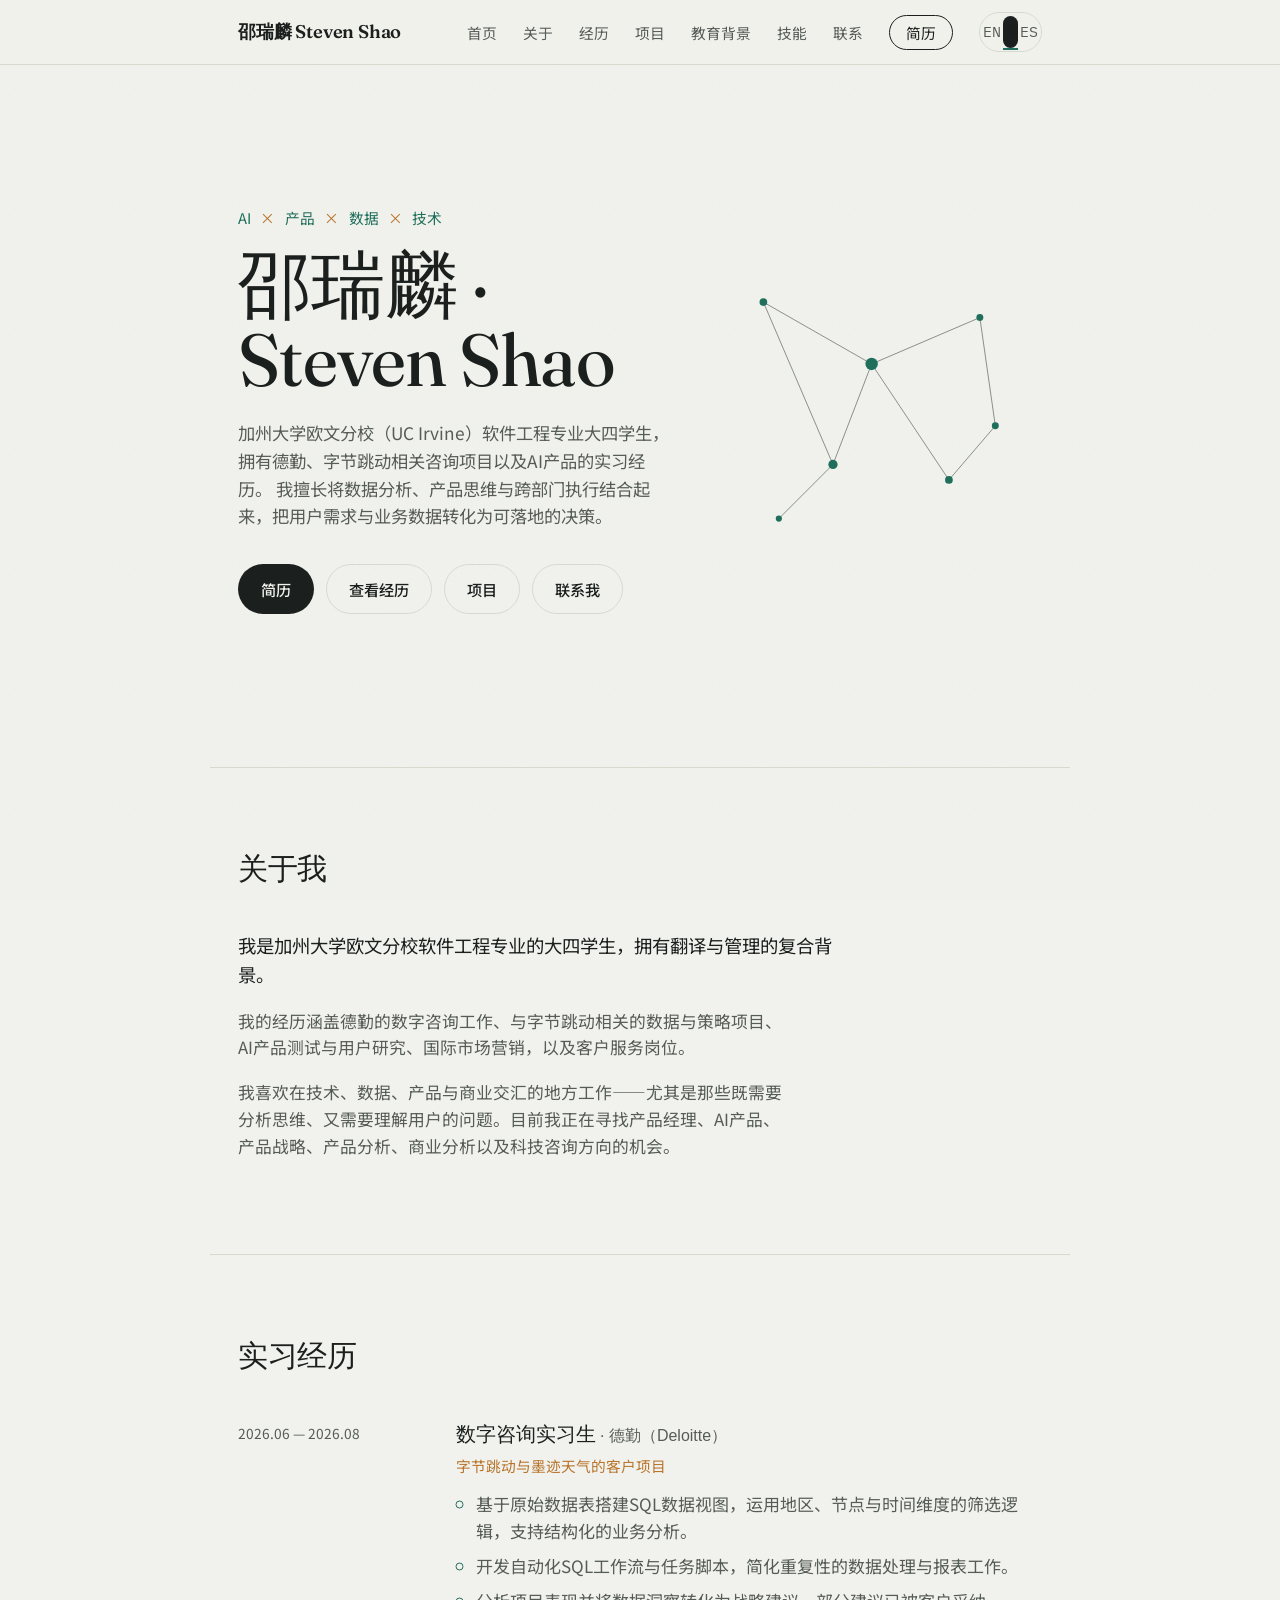
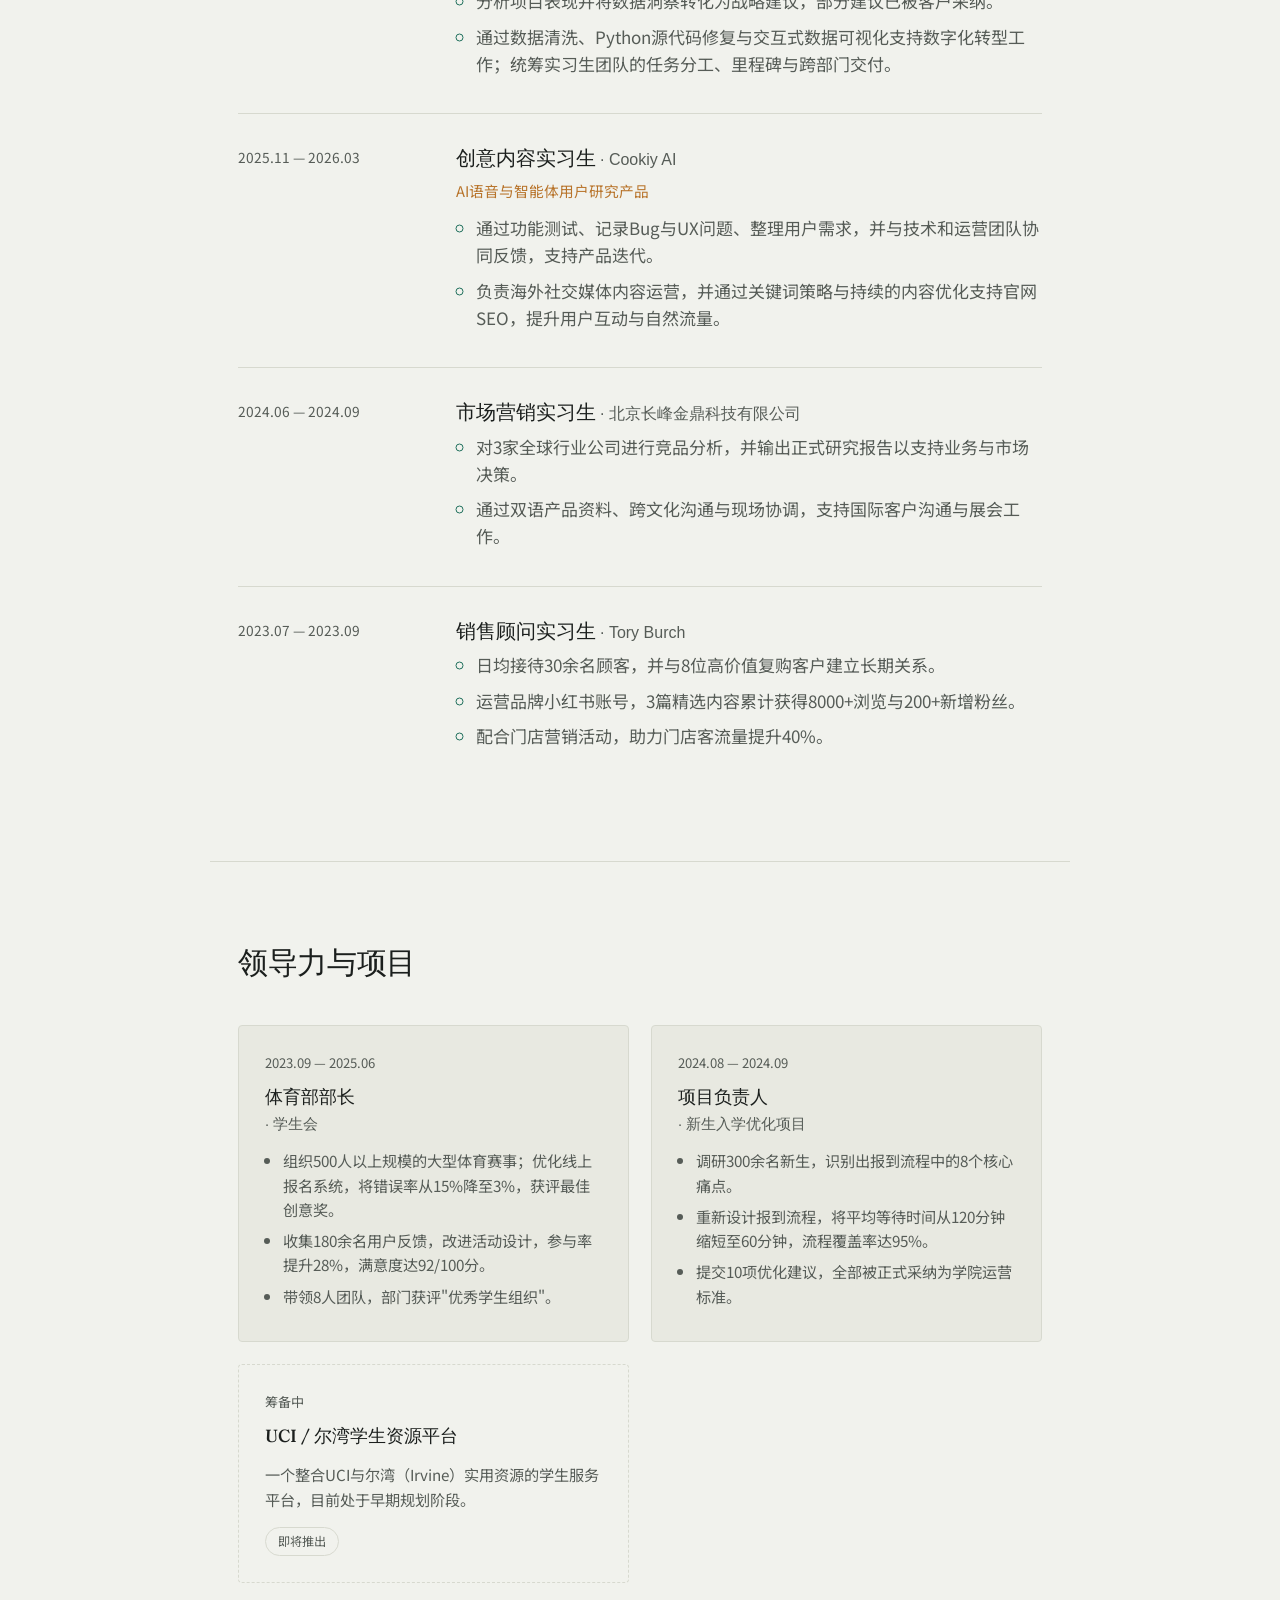
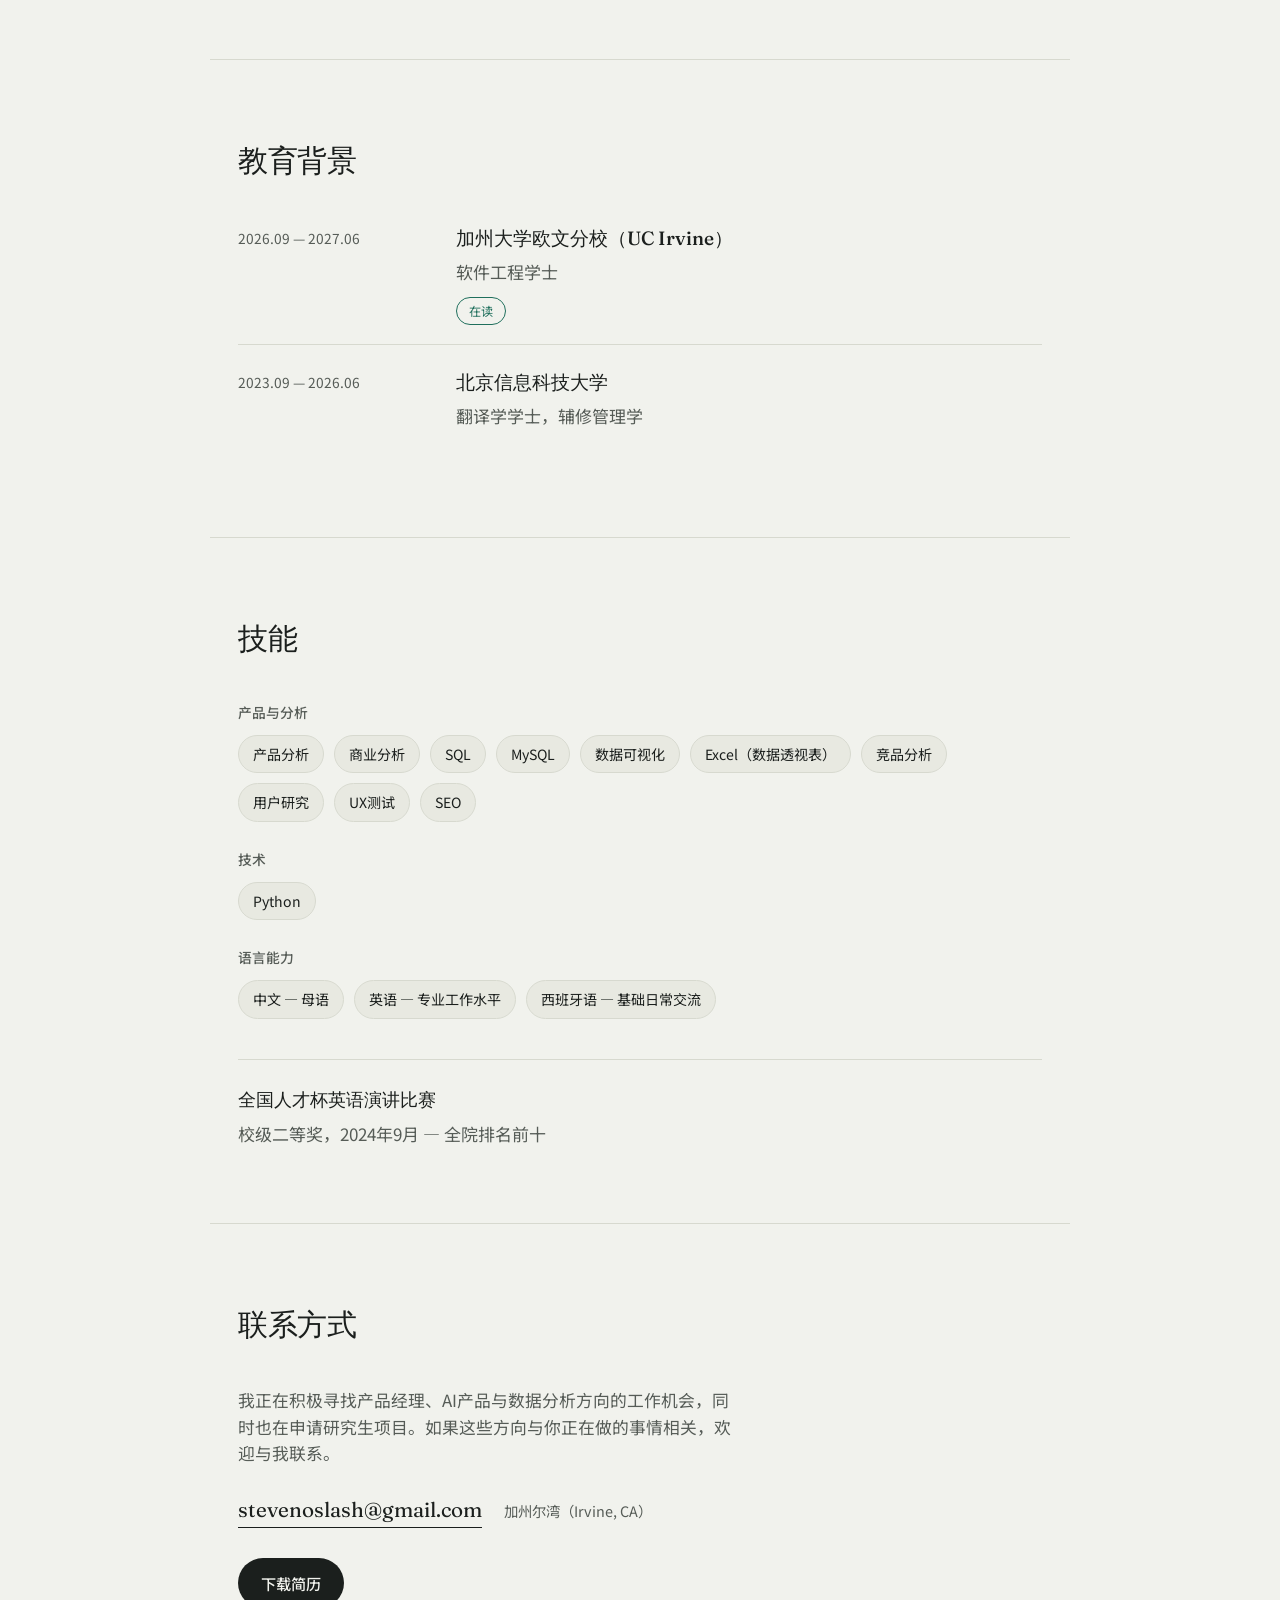
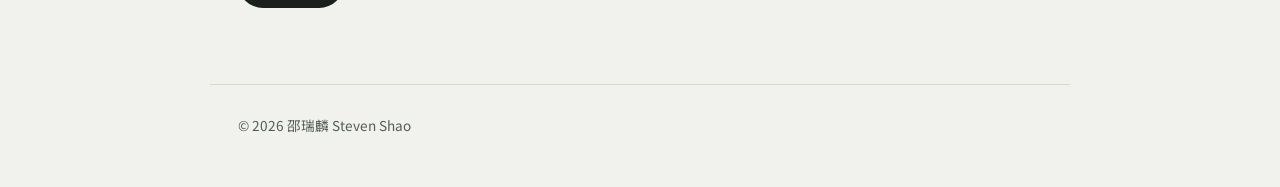
<file: zh.html>
<!DOCTYPE html>
<html lang="zh-CN">
<head>
<meta charset="UTF-8">
<meta name="viewport" content="width=device-width, initial-scale=1.0">
<title>Steven Shao 邵瑞麟 — AI × 产品 × 数据 × 技术</title>
<meta name="description" content="邵瑞麟 Steven Shao — 加州大学欧文分校软件工程大四学生。以工程为基础，专注于产品、数据与AI。">
<link rel="preconnect" href="https://fonts.googleapis.com">
<link rel="preconnect" href="https://fonts.gstatic.com" crossorigin>
<link href="https://fonts.googleapis.com/css2?family=Fraunces:ital,opsz,wght@0,9..144,300;0,9..144,450;0,9..144,600;1,9..144,450&family=Noto+Sans+SC:wght@400;500;600&family=IBM+Plex+Mono:wght@400;500&display=swap" rel="stylesheet">
<link rel="stylesheet" href="style.css">
<style>
  body{ font-family: "Noto Sans SC", var(--font-body); }
  .hero__kicker, .timeline__when, .card__when, .edu__when, .skills__group h3, .tag, .contact__loc{ font-family: "Noto Sans SC", var(--font-mono); }
</style>
</head>
<body>

<div class="grain" aria-hidden="true"></div>

<header class="site-header" id="top">
  <nav class="nav container">
    <a href="#top" class="nav__mark">邵瑞麟 Steven Shao</a>
    <button class="nav__toggle" id="navToggle" aria-label="切换导航" aria-expanded="false">
      <span></span><span></span><span></span>
    </button>
    <ul class="nav__links" id="navLinks">
      <li><a href="#top" data-nav="top">首页</a></li>
      <li><a href="#about" data-nav="about">关于</a></li>
      <li><a href="#experience" data-nav="experience">经历</a></li>
      <li><a href="#projects" data-nav="projects">项目</a></li>
      <li><a href="#education" data-nav="education">教育背景</a></li>
      <li><a href="#skills" data-nav="skills">技能</a></li>
      <li><a href="#contact" data-nav="contact">联系</a></li>
      <li><a href="Steven_Shao_Resume.pdf" class="nav__resume" target="_blank" rel="noopener">简历</a></li>
      <li class="lang-switch">
        <a href="index.html" class="lang-switch__item">EN</a>
        <a href="zh.html" class="lang-switch__item is-active">中</a>
        <a href="es.html" class="lang-switch__item">ES</a>
      </li>
    </ul>
  </nav>
</header>

<main>

  <!-- HERO -->
  <section class="hero container" id="hero">
    <div class="hero__text">
      <p class="hero__kicker">AI <span>×</span> 产品 <span>×</span> 数据 <span>×</span> 技术</p>
      <h1 class="hero__name">邵瑞麟 · Steven Shao</h1>
      <p class="hero__lede">
        加州大学欧文分校（UC Irvine）软件工程专业大四学生，拥有德勤、字节跳动相关咨询项目以及AI产品的实习经历。
        我擅长将数据分析、产品思维与跨部门执行结合起来，把用户需求与业务数据转化为可落地的决策。
      </p>
      <div class="hero__actions">
        <a href="Steven_Shao_Resume.pdf" class="btn btn--primary" target="_blank" rel="noopener">简历</a>
        <a href="#experience" class="btn btn--ghost">查看经历</a>
        <a href="#projects" class="btn btn--ghost">项目</a>
        <a href="#contact" class="btn btn--ghost">联系我</a>
      </div>
    </div>
    <div class="hero__mark" aria-hidden="true">
      <svg viewBox="0 0 420 420" fill="none" xmlns="http://www.w3.org/2000/svg">
        <g stroke="var(--ink)" stroke-width="1.1" opacity="0.55">
          <line x1="60" y1="70" x2="200" y2="150"/>
          <line x1="200" y1="150" x2="340" y2="90"/>
          <line x1="200" y1="150" x2="150" y2="280"/>
          <line x1="200" y1="150" x2="300" y2="300"/>
          <line x1="150" y1="280" x2="80" y2="350"/>
          <line x1="300" y1="300" x2="360" y2="230"/>
          <line x1="60" y1="70" x2="150" y2="280"/>
          <line x1="340" y1="90" x2="360" y2="230"/>
        </g>
        <g fill="var(--accent)">
          <circle cx="60" cy="70" r="5"/>
          <circle cx="200" cy="150" r="8"/>
          <circle cx="340" cy="90" r="4.5"/>
          <circle cx="150" cy="280" r="6"/>
          <circle cx="300" cy="300" r="5"/>
          <circle cx="80" cy="350" r="4"/>
          <circle cx="360" cy="230" r="4.5"/>
        </g>
      </svg>
    </div>
  </section>

  <!-- ABOUT -->
  <section class="section container" id="about">
    <div class="section__head"><h2>关于我</h2></div>
    <div class="about__body">
      <p>我是加州大学欧文分校软件工程专业的大四学生，拥有翻译与管理的复合背景。</p>
      <p>我的经历涵盖德勤的数字咨询工作、与字节跳动相关的数据与策略项目、AI产品测试与用户研究、国际市场营销，以及客户服务岗位。</p>
      <p>我喜欢在技术、数据、产品与商业交汇的地方工作——尤其是那些既需要分析思维、又需要理解用户的问题。目前我正在寻找产品经理、AI产品、产品战略、产品分析、商业分析以及科技咨询方向的机会。</p>
    </div>
  </section>

  <!-- EXPERIENCE -->
  <section class="section container" id="experience">
    <div class="section__head"><h2>实习经历</h2></div>
    <ol class="timeline">
      <li class="timeline__item">
        <div class="timeline__when">2026.06 — 2026.08</div>
        <div class="timeline__body">
          <h3>数字咨询实习生 <span>· 德勤（Deloitte）</span></h3>
          <p class="timeline__sub">字节跳动与墨迹天气的客户项目</p>
          <ul>
            <li>基于原始数据表搭建SQL数据视图，运用地区、节点与时间维度的筛选逻辑，支持结构化的业务分析。</li>
            <li>开发自动化SQL工作流与任务脚本，简化重复性的数据处理与报表工作。</li>
            <li>分析项目表现并将数据洞察转化为战略建议，部分建议已被客户采纳。</li>
            <li>通过数据清洗、Python源代码修复与交互式数据可视化支持数字化转型工作；统筹实习生团队的任务分工、里程碑与跨部门交付。</li>
          </ul>
        </div>
      </li>
      <li class="timeline__item">
        <div class="timeline__when">2025.11 — 2026.03</div>
        <div class="timeline__body">
          <h3>创意内容实习生 <span>· Cookiy AI</span></h3>
          <p class="timeline__sub">AI语音与智能体用户研究产品</p>
          <ul>
            <li>通过功能测试、记录Bug与UX问题、整理用户需求，并与技术和运营团队协同反馈，支持产品迭代。</li>
            <li>负责海外社交媒体内容运营，并通过关键词策略与持续的内容优化支持官网SEO，提升用户互动与自然流量。</li>
          </ul>
        </div>
      </li>
      <li class="timeline__item">
        <div class="timeline__when">2024.06 — 2024.09</div>
        <div class="timeline__body">
          <h3>市场营销实习生 <span>· 北京长峰金鼎科技有限公司</span></h3>
          <ul>
            <li>对3家全球行业公司进行竞品分析，并输出正式研究报告以支持业务与市场决策。</li>
            <li>通过双语产品资料、跨文化沟通与现场协调，支持国际客户沟通与展会工作。</li>
          </ul>
        </div>
      </li>
      <li class="timeline__item">
        <div class="timeline__when">2023.07 — 2023.09</div>
        <div class="timeline__body">
          <h3>销售顾问实习生 <span>· Tory Burch</span></h3>
          <ul>
            <li>日均接待30余名顾客，并与8位高价值复购客户建立长期关系。</li>
            <li>运营品牌小红书账号，3篇精选内容累计获得8000+浏览与200+新增粉丝。</li>
            <li>配合门店营销活动，助力门店客流量提升40%。</li>
          </ul>
        </div>
      </li>
    </ol>
  </section>

  <!-- PROJECTS -->
  <section class="section container" id="projects">
    <div class="section__head"><h2>领导力与项目</h2></div>
    <div class="cards">
      <article class="card">
        <div class="card__when">2023.09 — 2025.06</div>
        <h3>体育部部长 <span>· 学生会</span></h3>
        <ul>
          <li>组织500人以上规模的大型体育赛事；优化线上报名系统，将错误率从15%降至3%，获评最佳创意奖。</li>
          <li>收集180余名用户反馈，改进活动设计，参与率提升28%，满意度达92/100分。</li>
          <li>带领8人团队，部门获评"优秀学生组织"。</li>
        </ul>
      </article>
      <article class="card">
        <div class="card__when">2024.08 — 2024.09</div>
        <h3>项目负责人 <span>· 新生入学优化项目</span></h3>
        <ul>
          <li>调研300余名新生，识别出报到流程中的8个核心痛点。</li>
          <li>重新设计报到流程，将平均等待时间从120分钟缩短至60分钟，流程覆盖率达95%。</li>
          <li>提交10项优化建议，全部被正式采纳为学院运营标准。</li>
        </ul>
      </article>
      <article class="card card--soon">
        <div class="card__when">筹备中</div>
        <h3>UCI / 尔湾学生资源平台</h3>
        <p>一个整合UCI与尔湾（Irvine）实用资源的学生服务平台，目前处于早期规划阶段。</p>
        <span class="tag">即将推出</span>
      </article>
    </div>
  </section>

  <!-- EDUCATION -->
  <section class="section container" id="education">
    <div class="section__head"><h2>教育背景</h2></div>
    <div class="edu">
      <div class="edu__item">
        <div class="edu__when">2026.09 — 2027.06</div>
        <div class="edu__body">
          <h3>加州大学欧文分校（UC Irvine）</h3>
          <p>软件工程学士</p>
          <span class="tag tag--current">在读</span>
        </div>
      </div>
      <div class="edu__item">
        <div class="edu__when">2023.09 — 2026.06</div>
        <div class="edu__body">
          <h3>北京信息科技大学</h3>
          <p>翻译学学士，辅修管理学</p>
        </div>
      </div>
    </div>
  </section>

  <!-- SKILLS -->
  <section class="section container" id="skills">
    <div class="section__head"><h2>技能</h2></div>
    <div class="skills">
      <div class="skills__group">
        <h3>产品与分析</h3>
        <ul class="pillrow">
          <li>产品分析</li><li>商业分析</li><li>SQL</li><li>MySQL</li><li>数据可视化</li>
          <li>Excel（数据透视表）</li><li>竞品分析</li><li>用户研究</li><li>UX测试</li><li>SEO</li>
        </ul>
      </div>
      <div class="skills__group">
        <h3>技术</h3>
        <ul class="pillrow"><li>Python</li></ul>
      </div>
      <div class="skills__group">
        <h3>语言能力</h3>
        <ul class="pillrow">
          <li>中文 — 母语</li>
          <li>英语 — 专业工作水平</li>
          <li>西班牙语 — 基础日常交流</li>
        </ul>
      </div>
    </div>
    <div class="award">
      <h3>全国人才杯英语演讲比赛</h3>
      <p>校级二等奖，2024年9月 — 全院排名前十</p>
    </div>
  </section>

  <!-- CONTACT -->
  <section class="section container" id="contact">
    <div class="section__head"><h2>联系方式</h2></div>
    <div class="contact">
      <p class="contact__lede">
        我正在积极寻找产品经理、AI产品与数据分析方向的工作机会，同时也在申请研究生项目。如果这些方向与你正在做的事情相关，欢迎与我联系。
      </p>
      <div class="contact__details">
        <a href="mailto:stevenoslash@gmail.com" class="contact__link">stevenoslash@gmail.com</a>
        <span class="contact__loc">加州尔湾（Irvine, CA）</span>
      </div>
      <a href="Steven_Shao_Resume.pdf" class="btn btn--primary" target="_blank" rel="noopener">下载简历</a>
    </div>
  </section>

</main>

<footer class="site-footer container">
  <span>© 2026 邵瑞麟 Steven Shao</span>
</footer>

<script src="script.js"></script>
</body>
</html>
</file>
<file: style.css>
/* ===== Tokens ===== */
:root{
  --paper: #F1F2ED;
  --paper-raised: #E8E9E1;
  --ink: #1B1F1D;
  --ink-soft: #565C57;
  --accent: #1F6F5C;
  --accent-soft: #E4EEEA;
  --amber: #B8742B;
  --line: #D7D9CF;
  --max: 860px;
  --font-display: "Fraunces", Georgia, serif;
  --font-body: "IBM Plex Sans", -apple-system, BlinkMacSystemFont, "Segoe UI", sans-serif;
  --font-mono: "IBM Plex Mono", monospace;
}

*{ box-sizing: border-box; }
html{ scroll-behavior: smooth; }

body{
  margin:0;
  background: var(--paper);
  color: var(--ink);
  font-family: var(--font-body);
  font-size: 17px;
  line-height: 1.6;
  -webkit-font-smoothing: antialiased;
}

@media (prefers-reduced-motion: reduce){
  html{ scroll-behavior:auto; }
  *{ animation-duration: 0.001ms !important; animation-iteration-count: 1 !important; transition-duration: 0.001ms !important; }
}

.container{
  max-width: var(--max);
  margin: 0 auto;
  padding: 0 28px;
}

a{ color: inherit; }
:focus-visible{ outline: 2px solid var(--accent); outline-offset: 3px; }

/* subtle paper grain, no gradients */
.grain{
  position: fixed; inset:0; pointer-events:none; z-index: 0;
  opacity: .035; mix-blend-mode: multiply;
  background-image: url("data:image/svg+xml,%3Csvg xmlns='http://www.w3.org/2000/svg' width='120' height='120'%3E%3Cfilter id='n'%3E%3CfeTurbulence type='fractalNoise' baseFrequency='0.9' numOctaves='2' stitchTiles='stitch'/%3E%3C/filter%3E%3Crect width='100%25' height='100%25' filter='url(%23n)'/%3E%3C/svg%3E");
}

/* ===== Header / Nav ===== */
.site-header{
  position: sticky; top:0; z-index: 50;
  background: rgba(241,242,237,0.86);
  backdrop-filter: saturate(140%) blur(8px);
  border-bottom: 1px solid var(--line);
}
.nav{
  display:flex; align-items:center; justify-content:space-between;
  height: 64px;
}
.nav__mark{
  font-family: var(--font-display);
  font-weight: 600; font-size: 1.15rem;
  text-decoration:none;
  letter-spacing: -0.01em;
}
.nav__links{
  list-style:none; display:flex; align-items:center; gap: 26px;
  margin:0; padding:0;
}
.nav__links a{
  text-decoration:none; font-size: 0.92rem; color: var(--ink-soft);
  position:relative; padding: 4px 0;
  transition: color .15s ease;
}
.nav__links a:hover{ color: var(--ink); }
.nav__links a.is-active{ color: var(--ink); }
.nav__links a.is-active::after{
  content:""; position:absolute; left:0; right:0; bottom:-2px; height:2px;
  background: var(--accent);
}
.nav__resume{
  border: 1px solid var(--ink); border-radius: 999px;
  padding: 6px 16px !important; color: var(--ink) !important;
}
.nav__resume:hover{ background: var(--ink); color: var(--paper) !important; }

.lang-switch{
  display:flex; align-items:center; gap: 2px;
  font-family: var(--font-mono); font-size: 0.78rem;
  border: 1px solid var(--line); border-radius: 999px; padding: 3px;
}
.lang-switch__item{
  padding: 4px 10px; border-radius: 999px; text-decoration:none;
  color: var(--ink-soft); transition: background .15s ease, color .15s ease;
}
.lang-switch__item:hover{ color: var(--ink); }
.lang-switch__item.is-active{ background: var(--ink); color: var(--paper); }

.nav__toggle{ display:none; background:none; border:0; cursor:pointer; padding: 8px; }
.nav__toggle span{
  display:block; width:22px; height:2px; background: var(--ink); margin: 5px 0;
}

/* ===== Hero ===== */
.hero{
  position: relative; z-index:1;
  display:grid; grid-template-columns: 1.15fr 0.85fr; align-items:center;
  gap: 40px;
  padding: 84px 28px 96px;
  min-height: 78vh;
}
.hero__kicker{
  font-family: var(--font-mono);
  font-size: 0.92rem;
  color: var(--accent);
  margin: 0 0 18px;
  letter-spacing: 0.01em;
}
.hero__kicker span{ color: var(--amber); padding: 0 6px; }
.hero__name{
  font-family: var(--font-display);
  font-weight: 450;
  font-size: clamp(3rem, 7vw, 4.6rem);
  line-height: 1.02;
  margin: 0 0 22px;
  letter-spacing: -0.01em;
}
.hero__lede{
  max-width: 46ch;
  color: var(--ink-soft);
  font-size: 1.08rem;
  margin: 0 0 34px;
}
.hero__actions{ display:flex; flex-wrap:wrap; gap: 12px; }

.btn{
  display:inline-flex; align-items:center; justify-content:center;
  text-decoration:none; font-size: 0.95rem; font-weight:500;
  padding: 12px 22px; border-radius: 999px;
  border: 1px solid transparent;
  transition: transform .12s ease, background .15s ease, color .15s ease, border-color .15s ease;
}
.btn--primary{ background: var(--ink); color: var(--paper); }
.btn--primary:hover{ background: var(--accent); transform: translateY(-1px); }
.btn--ghost{ border-color: var(--line); color: var(--ink); }
.btn--ghost:hover{ border-color: var(--ink); }

.hero__mark{ display:flex; align-items:center; justify-content:center; }
.hero__mark svg{ width: 100%; max-width: 380px; height:auto; }
#heroLines line{
  stroke-dasharray: 260;
  stroke-dashoffset: 260;
  animation: draw 1.6s ease forwards;
}
#heroNodes circle{ opacity:0; animation: pop .5s ease forwards; }
#heroLines line:nth-child(1){ animation-delay: .05s; }
#heroLines line:nth-child(2){ animation-delay: .2s; }
#heroLines line:nth-child(3){ animation-delay: .35s; }
#heroLines line:nth-child(4){ animation-delay: .5s; }
#heroLines line:nth-child(5){ animation-delay: .65s; }
#heroLines line:nth-child(6){ animation-delay: .75s; }
#heroLines line:nth-child(7){ animation-delay: .85s; }
#heroLines line:nth-child(8){ animation-delay: .95s; }
#heroNodes circle:nth-child(1){ animation-delay: .15s; }
#heroNodes circle:nth-child(2){ animation-delay: .3s; }
#heroNodes circle:nth-child(3){ animation-delay: .5s; }
#heroNodes circle:nth-child(4){ animation-delay: .65s; }
#heroNodes circle:nth-child(5){ animation-delay: .8s; }
#heroNodes circle:nth-child(6){ animation-delay: .95s; }
#heroNodes circle:nth-child(7){ animation-delay: 1.05s; }
@keyframes draw{ to{ stroke-dashoffset:0; } }
@keyframes pop{ to{ opacity:1; } }

/* ===== Sections ===== */
.section{ padding: 76px 28px; border-top: 1px solid var(--line); position:relative; z-index:1; }
.section__head{ margin-bottom: 38px; }
.section__head h2{
  font-family: var(--font-display);
  font-weight: 500;
  font-size: 1.9rem;
  margin:0;
  letter-spacing: -0.01em;
}

.about__body p{
  max-width: 62ch; color: var(--ink-soft); font-size: 1.05rem; margin: 0 0 18px;
}
.about__body p:first-child{ color: var(--ink); font-size: 1.15rem; }

/* Timeline (experience is chronological, so numbering/rule is earned) */
.timeline{ list-style:none; margin:0; padding:0; }
.timeline__item{
  display:grid; grid-template-columns: 190px 1fr; gap: 28px;
  padding: 28px 0; border-top: 1px solid var(--line);
}
.timeline__item:first-child{ border-top: 0; padding-top:0; }
.timeline__when{
  font-family: var(--font-mono); font-size: 0.86rem; color: var(--ink-soft); padding-top: 4px;
}
.timeline__body h3{
  font-family: var(--font-display); font-weight: 500; font-size: 1.28rem; margin: 0 0 4px;
}
.timeline__body h3 span{ font-family: var(--font-body); font-weight:400; color: var(--ink-soft); font-size: 1rem; }
.timeline__sub{ color: var(--amber); font-size: 0.92rem; margin: 0 0 12px; }
.timeline__body ul{ margin: 0; padding-left: 20px; color: var(--ink-soft); }
.timeline__body li{ margin-bottom: 8px; }
.timeline__body li::marker{ color: var(--accent); }

/* Cards (leadership/projects — not sequential) */
.cards{ display:grid; grid-template-columns: repeat(2, 1fr); gap: 22px; }
.card{
  background: var(--paper-raised);
  border: 1px solid var(--line);
  border-radius: 4px;
  padding: 26px;
}
.card__when{ font-family: var(--font-mono); font-size: 0.82rem; color: var(--ink-soft); margin-bottom: 10px; }
.card h3{ font-family: var(--font-display); font-weight: 500; font-size: 1.1rem; margin: 0 0 12px; }
.card h3 span{ font-family: var(--font-body); font-weight: 400; color: var(--ink-soft); font-size: 0.92rem; display:block; margin-top:2px; }
.card ul{ margin:0; padding-left: 18px; color: var(--ink-soft); font-size: 0.95rem; }
.card li{ margin-bottom: 7px; }
.card--soon{ background: transparent; border-style: dashed; display:flex; flex-direction:column; }
.card--soon p{ color: var(--ink-soft); font-size: 0.95rem; margin: 0 0 16px; }
.tag{
  align-self:flex-start;
  font-family: var(--font-mono); font-size: 0.76rem;
  border: 1px solid var(--line); border-radius: 999px;
  padding: 4px 12px; color: var(--ink-soft);
}
.tag--current{ border-color: var(--accent); color: var(--accent); }

/* Education */
.edu__item{
  display:grid; grid-template-columns: 190px 1fr; gap: 28px;
  padding: 22px 0; border-top: 1px solid var(--line);
}
.edu__item:first-child{ border-top:0; padding-top:0; }
.edu__when{ font-family: var(--font-mono); font-size: 0.86rem; color: var(--ink-soft); padding-top:4px; }
.edu__body h3{ font-family: var(--font-display); font-weight: 500; font-size: 1.2rem; margin: 0 0 4px; }
.edu__body p{ color: var(--ink-soft); margin: 0 0 10px; }

/* Skills */
.skills{ display:grid; gap: 26px; margin-bottom: 40px; }
.skills__group h3{
  font-family: var(--font-mono); font-weight: 500; font-size: 0.86rem;
  color: var(--ink-soft); margin: 0 0 12px; text-transform: none;
}
.pillrow{ list-style:none; display:flex; flex-wrap:wrap; gap:10px; margin:0; padding:0; }
.pillrow li{
  border: 1px solid var(--line); border-radius: 999px;
  padding: 7px 14px; font-size: 0.88rem; background: var(--paper-raised);
}
.award{
  border-top: 1px solid var(--line); padding-top: 26px;
}
.award h3{ font-family: var(--font-display); font-weight:500; font-size: 1.1rem; margin: 0 0 6px; }
.award p{ color: var(--ink-soft); margin:0; }

/* Contact */
.contact__lede{ max-width: 56ch; color: var(--ink-soft); font-size: 1.05rem; margin: 0 0 26px; }
.contact__details{ display:flex; flex-wrap:wrap; gap: 22px; align-items:center; margin-bottom: 30px; }
.contact__link{ font-family: var(--font-display); font-size: 1.3rem; text-decoration:none; border-bottom: 1px solid var(--ink); }
.contact__link:hover{ color: var(--accent); border-color: var(--accent); }
.contact__loc{ color: var(--ink-soft); font-family: var(--font-mono); font-size: 0.9rem; }

.site-footer{
  padding: 30px 28px 50px; color: var(--ink-soft); font-size: 0.85rem;
  border-top: 1px solid var(--line);
}

/* ===== Responsive ===== */
@media (max-width: 860px){
  .cards{ grid-template-columns: 1fr; }
}

@media (max-width: 720px){
  .nav__toggle{ display:block; }
  .nav__links{
    position:absolute; top:64px; left:0; right:0;
    background: var(--paper);
    border-bottom: 1px solid var(--line);
    flex-direction:column; align-items:flex-start;
    padding: 18px 28px 28px; gap: 16px;
    display:none;
  }
  .nav__links.is-open{ display:flex; }
  .hero{ grid-template-columns: 1fr; padding-top: 52px; text-align:left; }
  .hero__mark{ order:-1; margin-bottom: 12px; }
  .hero__mark svg{ max-width: 240px; }
  .timeline__item, .edu__item{ grid-template-columns: 1fr; gap: 8px; }
  .section{ padding: 56px 22px; }
}
</file>
